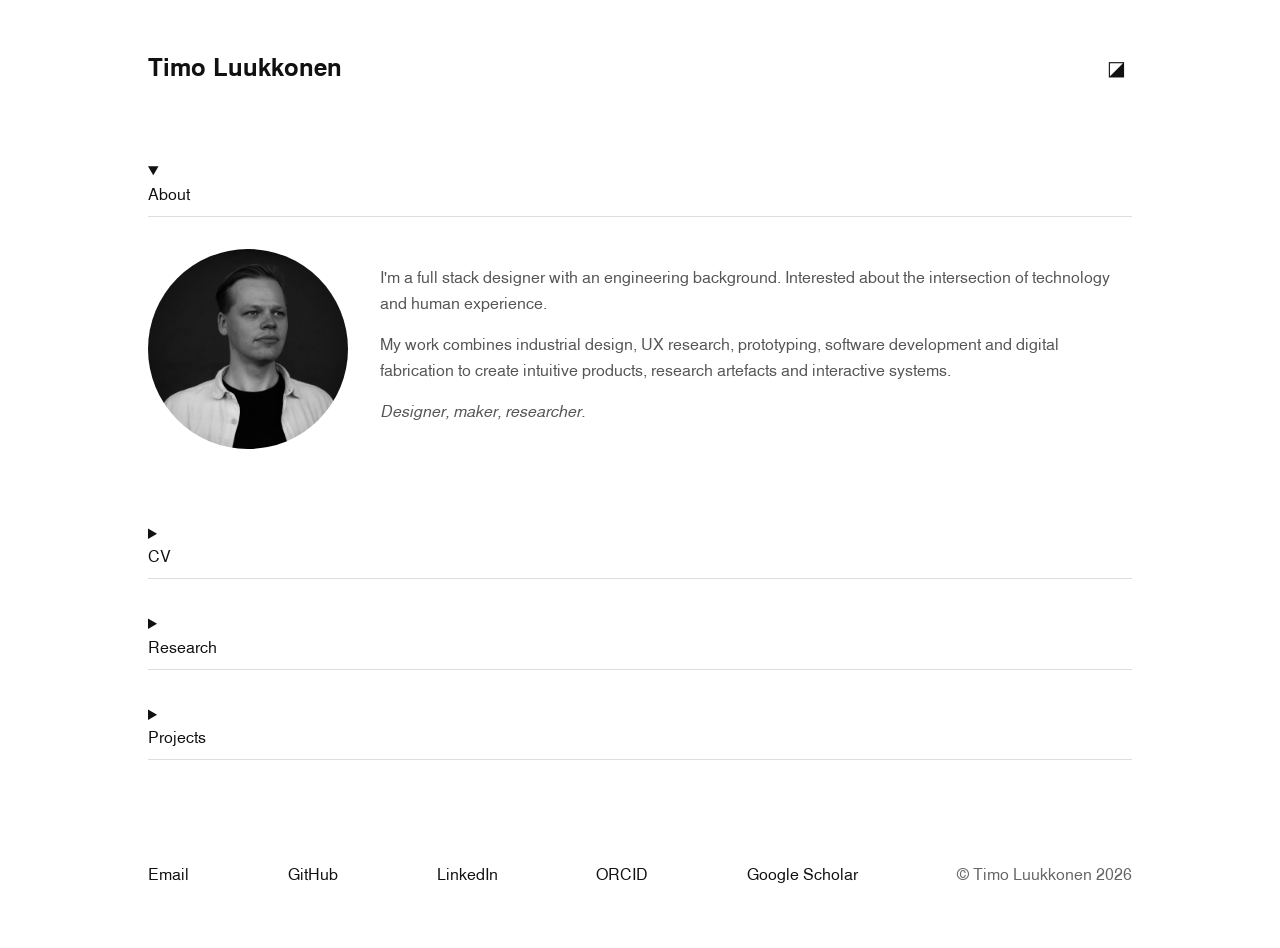
<file: index.html>
<!DOCTYPE html>
<html lang="en">

<head>

    <meta charset="utf-8">
    <meta name="viewport" content="width=device-width, initial-scale=1">

    <title>Timo Luukkonen</title>

    <link rel="stylesheet" href="style.css">

</head>

<body>

    <header>

        <h1>Timo Luukkonen</h1>

        <label class="theme-switch">
            <input type="checkbox" id="theme-toggle" aria-label="Dark mode">
        </label>

    </header>

    <main>

        <details open>

            <summary><h2>About</h2></summary>

            <div class="about-content" id="about">

                <figure>

                    <img
                        src="assets/images/luukkonen_timo.png"
                        alt="Portrait of Timo Luukkonen">

                </figure>

                <article>

                    <p>
                        I'm a full stack designer with an engineering background. Interested about the intersection of technology and human experience.
                    </p>

                    <p>
                        My work combines industrial design, UX research, prototyping, software development and digital fabrication to create intuitive products, research artefacts and interactive systems.
                    </p>

                    <p>
                        <i>Designer, maker, researcher.</i>
                    </p>

                </article>

            </div>

        </details>

        <details>

            <summary><h2>CV</h2></summary>

            <h3 id="cv">Experience</h3>

            <article>

                <p class="meta">
                    2025–
                </p>

                <h3>
                    Project Manager - University of Lapland
                </h3>

                <p>
                    Managing research infrastructure projects and developing research platforms for wearable technology, robotics and AI within the MAGICS, AWE and AI.R projects.
                </p>

            </article>

            <article>

                <p class="meta">
                    2023–2025
                </p>

                <h3>
                    Project Planner - University of Lapland
                </h3>

                <p>
                    Worked in the Lapland User Experience Design Research Group (LUX) on the PlastLIFE and ProtoXR projects, focusing on design-intensive prototyping, XR technologies and circular economy.
                </p>

            </article>

            <article>

                <p class="meta">
                    2021–2023
                </p>

                <h3>
                    Project Manager - University of Lapland
                </h3>

                <p>
                    Managed the ILO Infrastructure Project, delivering over one million euros of laboratory investments, including new XR and FabLab facilities and upgrades to existing research infrastructure.
                </p>

            </article>

            <article>

                <p class="meta">
                    2020–2021
                </p>

                <h3>
                    Research Assistant - University of Lapland
                </h3>

                <p>
                    Designed and built research prototypes for the Decochrome and Smart Social Distancing projects.
                </p>

            </article>

            <article>

                <p class="meta">
                    2019–
                </p>

                <h3>
                    Entrepreneur - Samaani Oy
                </h3>

                <p>
                    IT consulting, web development and occasional mountainbiking related jobs.  
                </p>

            </article>

            <article>

                <p class="meta">
                    2016–2019
                </p>

                <h3>
                    IT Coordinator - Visit Levi
                </h3>

                <p>
                    Responsible for IT infrastructure, user support and modernization of business systems.
                </p>

            </article>

            <article>

                <p class="meta">
                    2015–2016
                </p>

                <h3>
                    IT Specialist - Fujitsu Finland
                </h3>

                <p>
                    IT support and technical services for customers in banking, insurance and research sectors.
                </p>

            </article>

            <article>

                <p class="meta">
                    2009–2014
                </p>

                <h3>
                    IT Specialist - Lemminkäinen Oyj
                </h3>

                <p>
                    IT support for an international infrastructure and construction company.
                </p>

            </article>

            <h3>Skills</h3>

            <article>

                <p>
                    UX/UI Research<br>
                    Industrial Design<br>
                    Prototyping<br>
                    Python<br>
                    HTML / CSS<br>
                    Electronics<br>
                    Fabrication
                </p>

            </article>

        </details>

        <details>

            <summary><h2>Research</h2></summary>

            <p id="research">
                Selected research articles. More can be found from <a href="https://scholar.google.com/citations?user=yi7P74kAAAAJ" target="_blank">Google Scholar</a>
            </p>

            <article>

                <p class="meta">
                    2026 / Book Chapter
                </p>

                <h3>
                    Usability in Sustainable Systems: A Service Design Perspective
                </h3>

                <p>
                    Kuisma Hurtig, Timo Luukkonen, Kati Pitkänen, Ashley Colley
                </p>

                <footer>

                    <a href="https://doi.org/10.4324/9781003667872-12">
                        Publication
                    </a>

                </footer>

            </article>

            <article>

                <p class="meta">
                    2025 / MUM '25 / Conference Paper
                </p>

                <h3>
                    Evaluating Thermal Color Palettes for Manual Human Detection in Aerial Search and Rescue Imagery
                </h3>

                <p>
                    Ashley Colley, Timo Luukkonen, Jonna Häkkilä
                </p>

                <footer>

                    <a href="https://doi.org/10.1145/3771882.3771886">
                        Publication
                    </a>

                </footer>

            </article>

            <article>

                <p class="meta">
                    2024 / MUM '24 / Conference Paper Demo
                </p>

                <h3>
                    Emoji Keyboard as a Feedback Collection Tool
                </h3>

                <p>
                    Timo Luukkonen, Joel Koutonen, Petra Nurmela, Ashley Colley
                </p>

                <footer>

                    <a href="https://doi.org/10.1145/3701571.3703372">
                        Publication
                    </a>

                     <a href="https://github.com/LUX-Lapland-User-Experience/EmojiBoard">
                        GitHub
                    </a>
                    
                    <a href="https://timoluukkonen.fi/projects/emojiboard.html">
                        Project page
                    </a>

                </footer>

            </article>

            <article>

                <p class="meta">
                    2021 / AHs '21 / Conference Paper Demo
                </p>

                <h3>
                    Cough Activated Dynamic Face Visor
                </h3>

                <p>
                    Timo Luukkonen, Ashley Colley, Tapio Seppänen, Jonna Häkkilä
                </p>

                <footer>

                    <a href="https://doi.org/10.1145/3458709.3459000">
                        Publication
                    </a>

                    <a href="https://github.com/LUX-Lapland-User-Experience/aivisor">
                        GitHub
                    </a>

                    <a href="https://timoluukkonen.fi/projects/aivisor.html">
                        Project page
                    </a>

                </footer>

            </article>

        </details>

        <details>

            <summary><h2>Projects</h2></summary>

            <div class="projects-content" id="projects">

                <div class="projects-nav">

                    <nav>
                        <h3 class="meta">HCI</h3>
                        <ul>

                            <li>
                                <a href="projects/ledjacket.html" target="project">
                                    Smart LED Jacket
                                </a>
                            </li>

                            <li>
                                <a href="projects/headband.html" target="project">
                                    Haptic Headband
                                </a>
                            </li>

                            <li>
                                <a href="projects/technomachine.html" target="project">
                                    Transhumanistic Technomachine!
                                </a>
                            </li>

                            <li>
                                <a href="projects/emojiboard.html" target="project">
                                    EmojiBoard
                                </a>
                            </li>

                            <li>
                                <a href="projects/haptistep.html" target="project">
                                    Haptistep
                                </a>
                            </li>

                            <li>
                                <a href="projects/aivisor.html" target="project">
                                    AI Visor
                                </a>
                            </li>

                        </ul>
                    </nav>

                    <nav>
                        <h3 class="meta">Product Design</h3>
                        <ul>

                            <li>
                                <a href="projects/yykea.html" target="project">
                                    Yykeä Splitboard
                                </a>
                            </li>

                            <li>
                                <a href="projects/ounasvaara.html" target="project">
                                    Ounasvaara Pendant Lamp
                                </a>
                            </li>

                            <li>
                                <a href="projects/renthal.html" target="project">
                                    "Renthal" Seat Clamp
                                </a>
                            </li>

                            <li>
                                <a href="projects/ounasvaara.html" target="project">
                                    Ounasvaara Pendant Lamp
                                </a>
                            </li>

                        </ul>
                    </nav>

                    <nav>
                        <h3 class="meta">Other</h3>
                        <ul>

                            <li>
                                <a href="projects/legochair.html" target="project">
                                    Lego Lounge Chair
                                </a>
                            </li>

                            <li>
                                <a href="projects/geargrindr.html" target="project">
                                    GearGrindr
                                </a>
                            </li>

                        </ul>
                    </nav>

                </div>

                <iframe
                    name="project"
                    src="projects/emojiboard.html"
                    title="Project">

                </iframe>

            </div>

        </details>

    </main>

    <footer>

        <a href="mailto:timo@samaani.info">Email</a>
        <a href="https://github.com/tiluukko" target="_blank">GitHub</a>
        <a href="https://www.linkedin.com/in/timo-luukkonen/" target="_blank">LinkedIn</a>
        <a href="https://orcid.org/0009-0008-5967-2828" target="_blank">ORCID</a>
        <a href="https://scholar.google.com/citations?user=yi7P74kAAAAJ" target="_blank">Google Scholar</a>

        <p class="meta">
            © Timo Luukkonen 2026
        </p>

    </footer>

    <script>

        var projectFrame = document.querySelector('iframe[name="project"]');
        var projectFrameObserver = null;

        function watchProjectFrame() {
            if (projectFrameObserver) {
                projectFrameObserver.disconnect();
            }

            var frameDoc = projectFrame.contentWindow.document;
            var frameRoot = frameDoc.documentElement;

            var override = frameDoc.createElement('style');
            override.textContent = 'body { min-height: 0 !important; }';
            frameDoc.head.appendChild(override);

            function resizeProjectFrame() {
                var newHeight = frameRoot.scrollHeight;
                var currentHeight = parseInt(projectFrame.style.height, 10) || 0;

                if (Math.abs(newHeight - currentHeight) > 1) {
                    projectFrame.style.height = newHeight + 'px';
                }
            }

            resizeProjectFrame();

            projectFrameObserver = new ResizeObserver(resizeProjectFrame);
            projectFrameObserver.observe(frameRoot);
        }

        projectFrame.addEventListener('load', watchProjectFrame);

        if (projectFrame.contentDocument && projectFrame.contentDocument.readyState === 'complete') {
            watchProjectFrame();
        }

    </script>

</body>

</html>
</file>
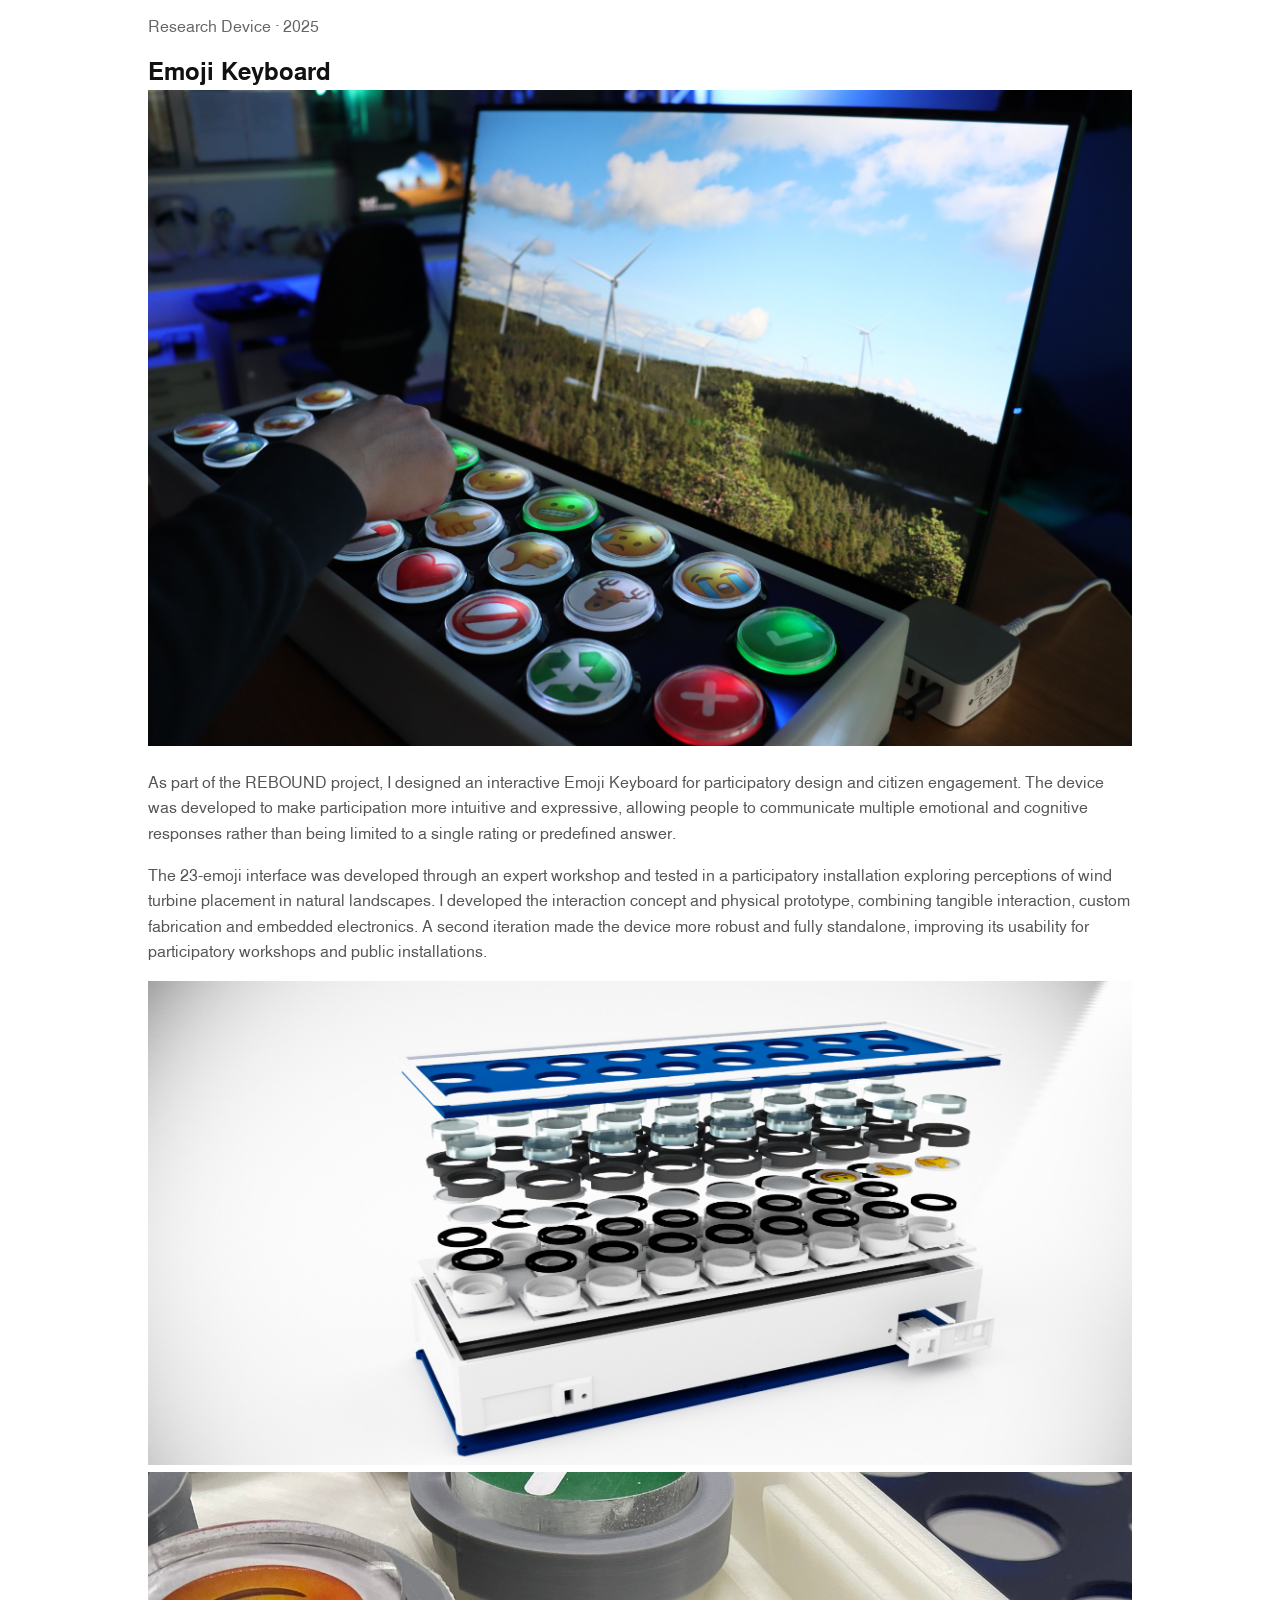
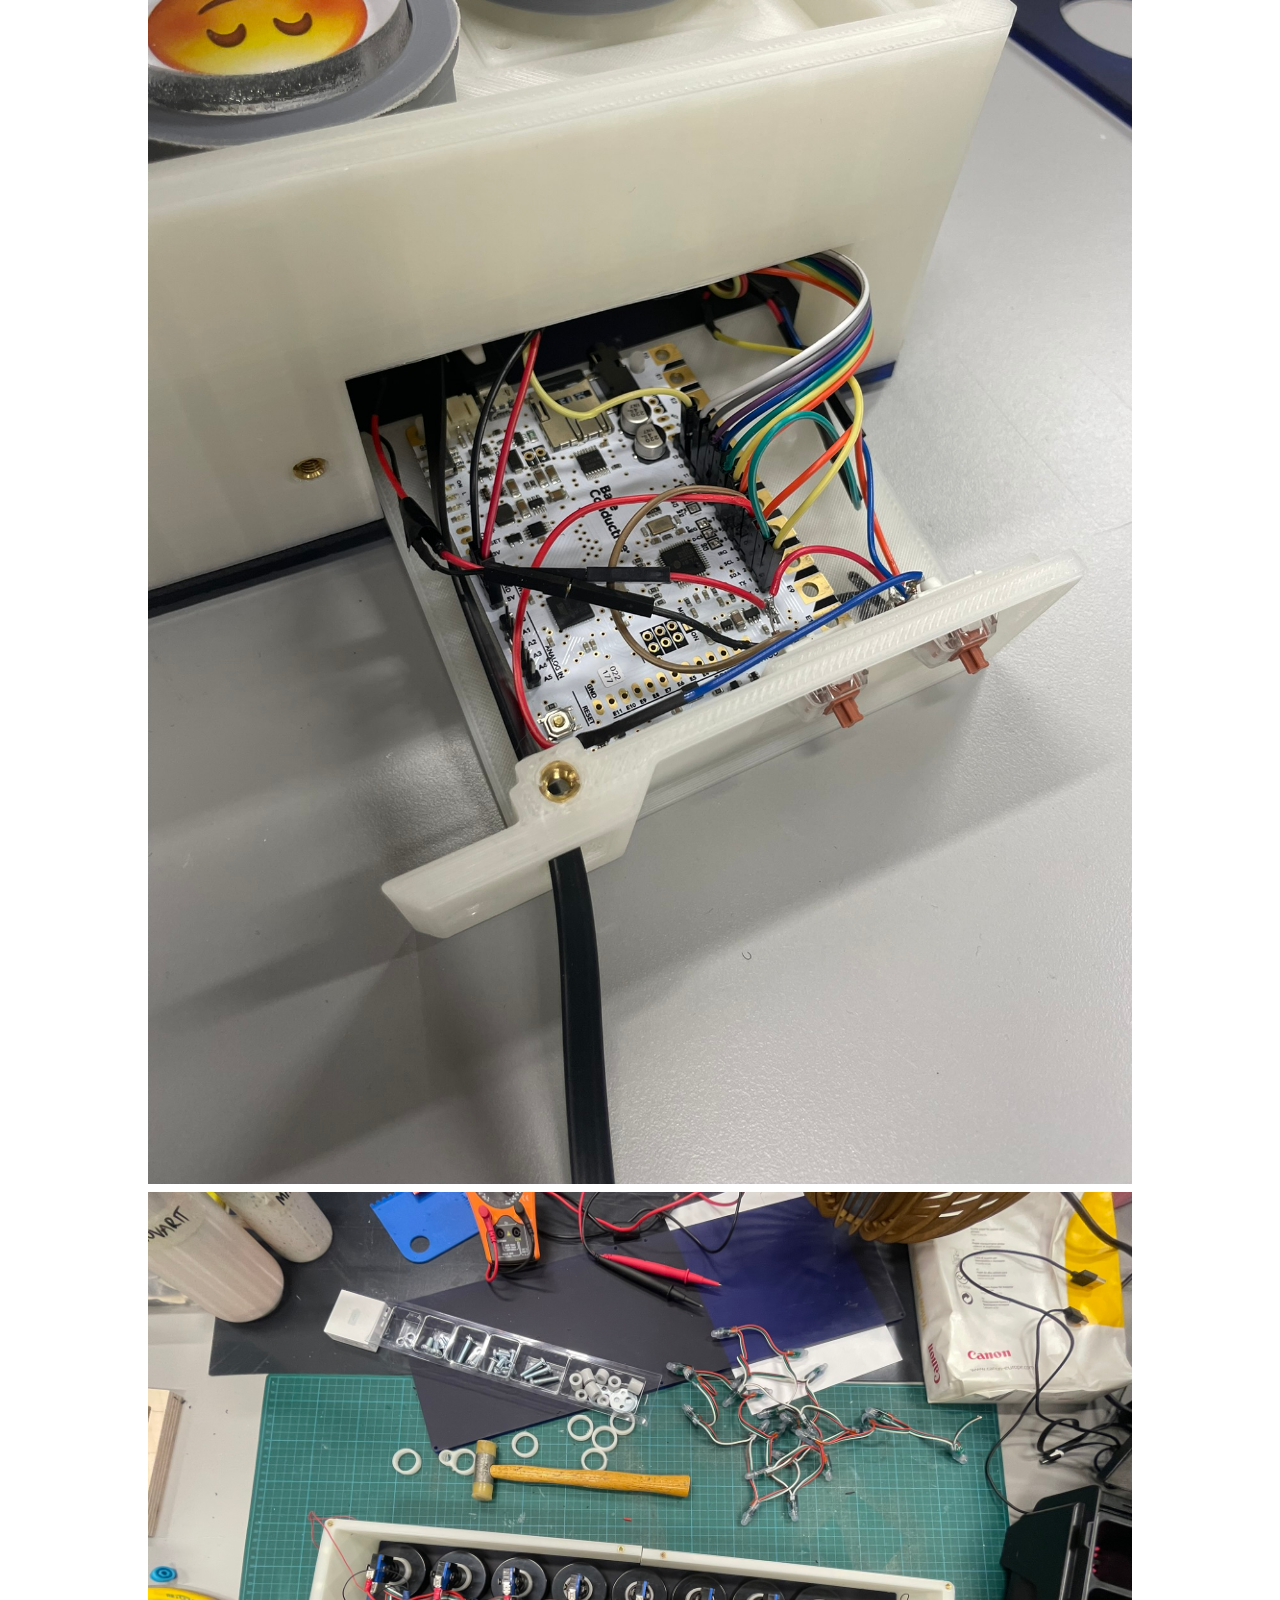
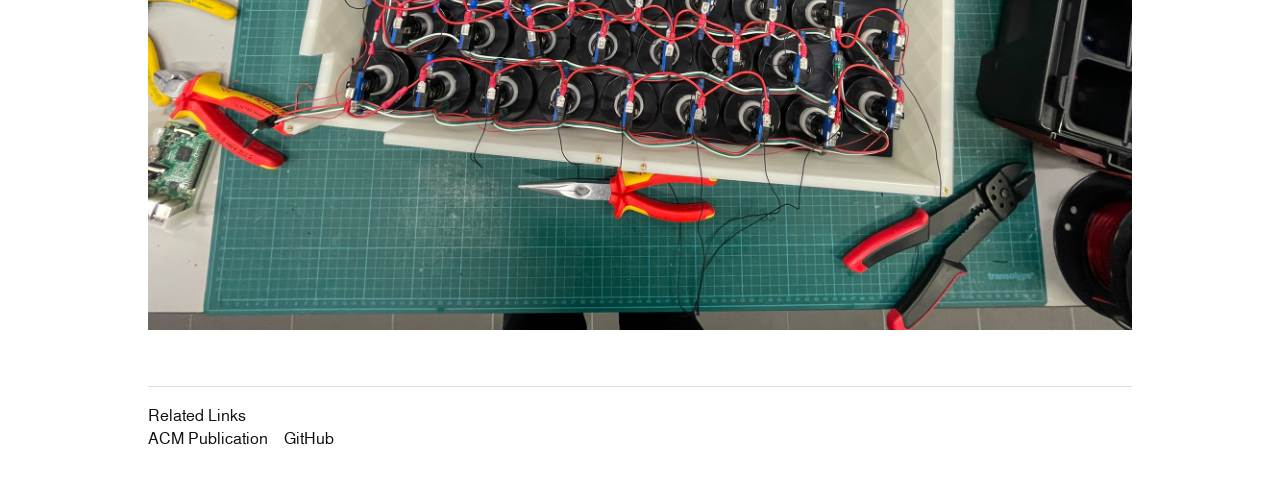
<file: projects/emojiboard.html>
<!DOCTYPE html>
<html lang="en">

<head>

    <meta charset="utf-8">
    <meta name="viewport" content="width=device-width, initial-scale=1">

    <title>EmojiBoard</title>

    <link rel="stylesheet" href="../style.css">

</head>

<body>

<main>

    <header>

        <p class="meta">
            Research Device · 2025
        </p>

        <h1>Emoji Keyboard</h1>

        <img src="../assets/images/emojiboard/emojiboard-hero.jpg" alt="User testing 2">

    </header>

    <article>

        <p>
            As part of the REBOUND project, I designed an interactive Emoji Keyboard for participatory design and citizen engagement.
            The device was developed to make participation more intuitive and expressive, allowing people to communicate multiple emotional and cognitive responses rather than being limited to a single rating or predefined answer.
        </p>

        <p>
            The 23-emoji interface was developed through an expert workshop and tested in a participatory installation exploring perceptions of wind turbine placement in natural landscapes.
            I developed the interaction concept and physical prototype, combining tangible interaction, custom fabrication and embedded electronics.
            A second iteration made the device more robust and fully standalone, improving its usability for participatory workshops and public installations.
        </p>

        <img src="../assets/images/emojiboard/emojiboard-cad.jpg" alt="User cad">
        <img src="../assets/images/emojiboard/emojiboard-electronics.jpg" alt="inside the board v1">
        <img src="../assets/images/emojiboard/emojiboard-build.jpg" alt="building">

        <h3 class="related-links">Related Links</h3>

        <footer>

            <a href="https://dl.acm.org/doi/full/10.1145/3701571.3703372">
                ACM Publication
            </a>

            <a href="https://github.com/LUX-Lapland-User-Experience/EmojiBoard">
                GitHub
            </a>

        </footer>

    </article>

</main>

</body>

</html>
</file>
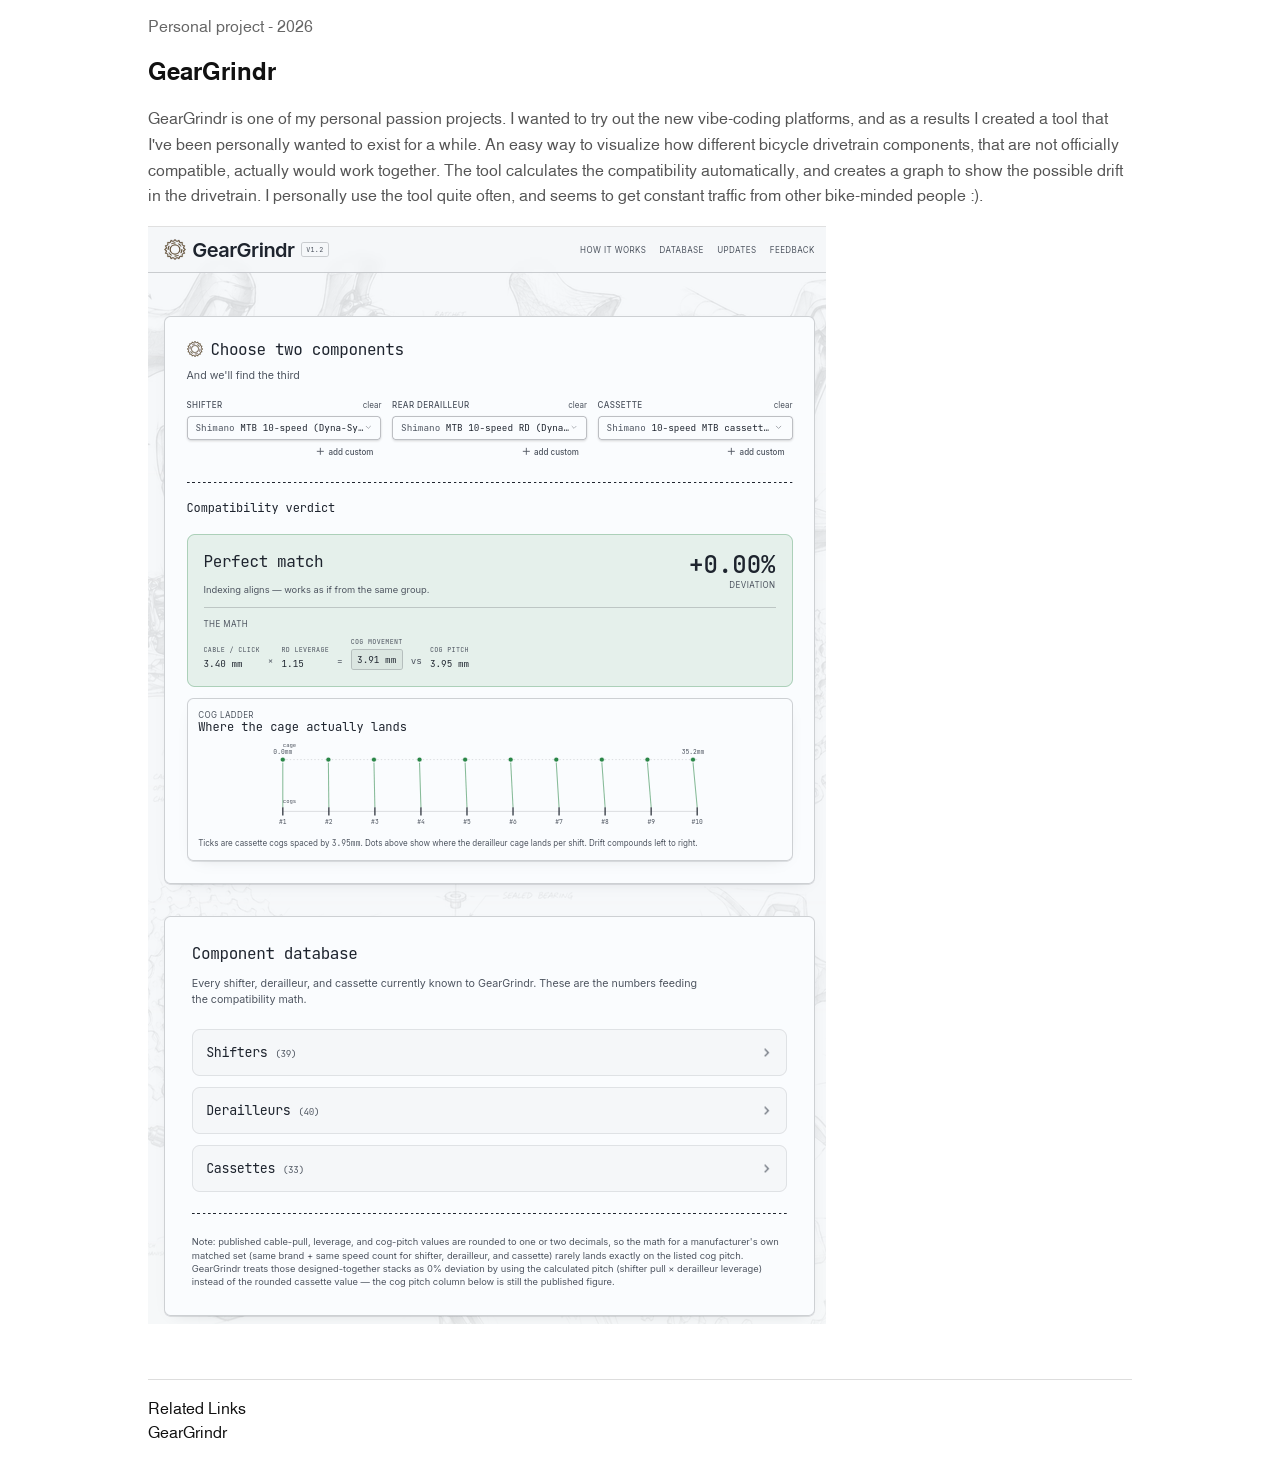
<file: projects/geargrindr.html>
<!DOCTYPE html>
<html lang="en">

<head>

    <meta charset="utf-8">
    <meta name="viewport" content="width=device-width, initial-scale=1">

    <title>Gear Grindr</title>

    <link rel="stylesheet" href="../style.css">

</head>

<body>

<main>

    <header>

        <p class="meta">
            Personal project - 2026
        </p>

        <h1>GearGrindr</h1>

    </header>

    <article>

        <p>
            GearGrindr is one of my personal passion projects. I wanted to try out the new vibe-coding platforms, and as a results I created a tool that I've been personally wanted to exist for a while.
            An easy way to visualize how different bicycle drivetrain components, that are not officially compatible, actually would work together. The tool calculates the compatibility automatically, and creates a graph to show the possible drift in the drivetrain.
            I personally use the tool quite often, and seems to get constant traffic from other bike-minded people :).
        </p>

        <a href="https://geargrindr.lovable.app/">
            <img src="../assets/images/geargrindr/geargrindr.png" alt="Preview link to site">
        </a>

        <h3 class="related-links">Related Links</h3>

        <footer>

            <a href="https://geargrindr.lovable.app/">
                GearGrindr
            </a>

        </footer>

    </article>

</main>

</body>

</html>
</file>
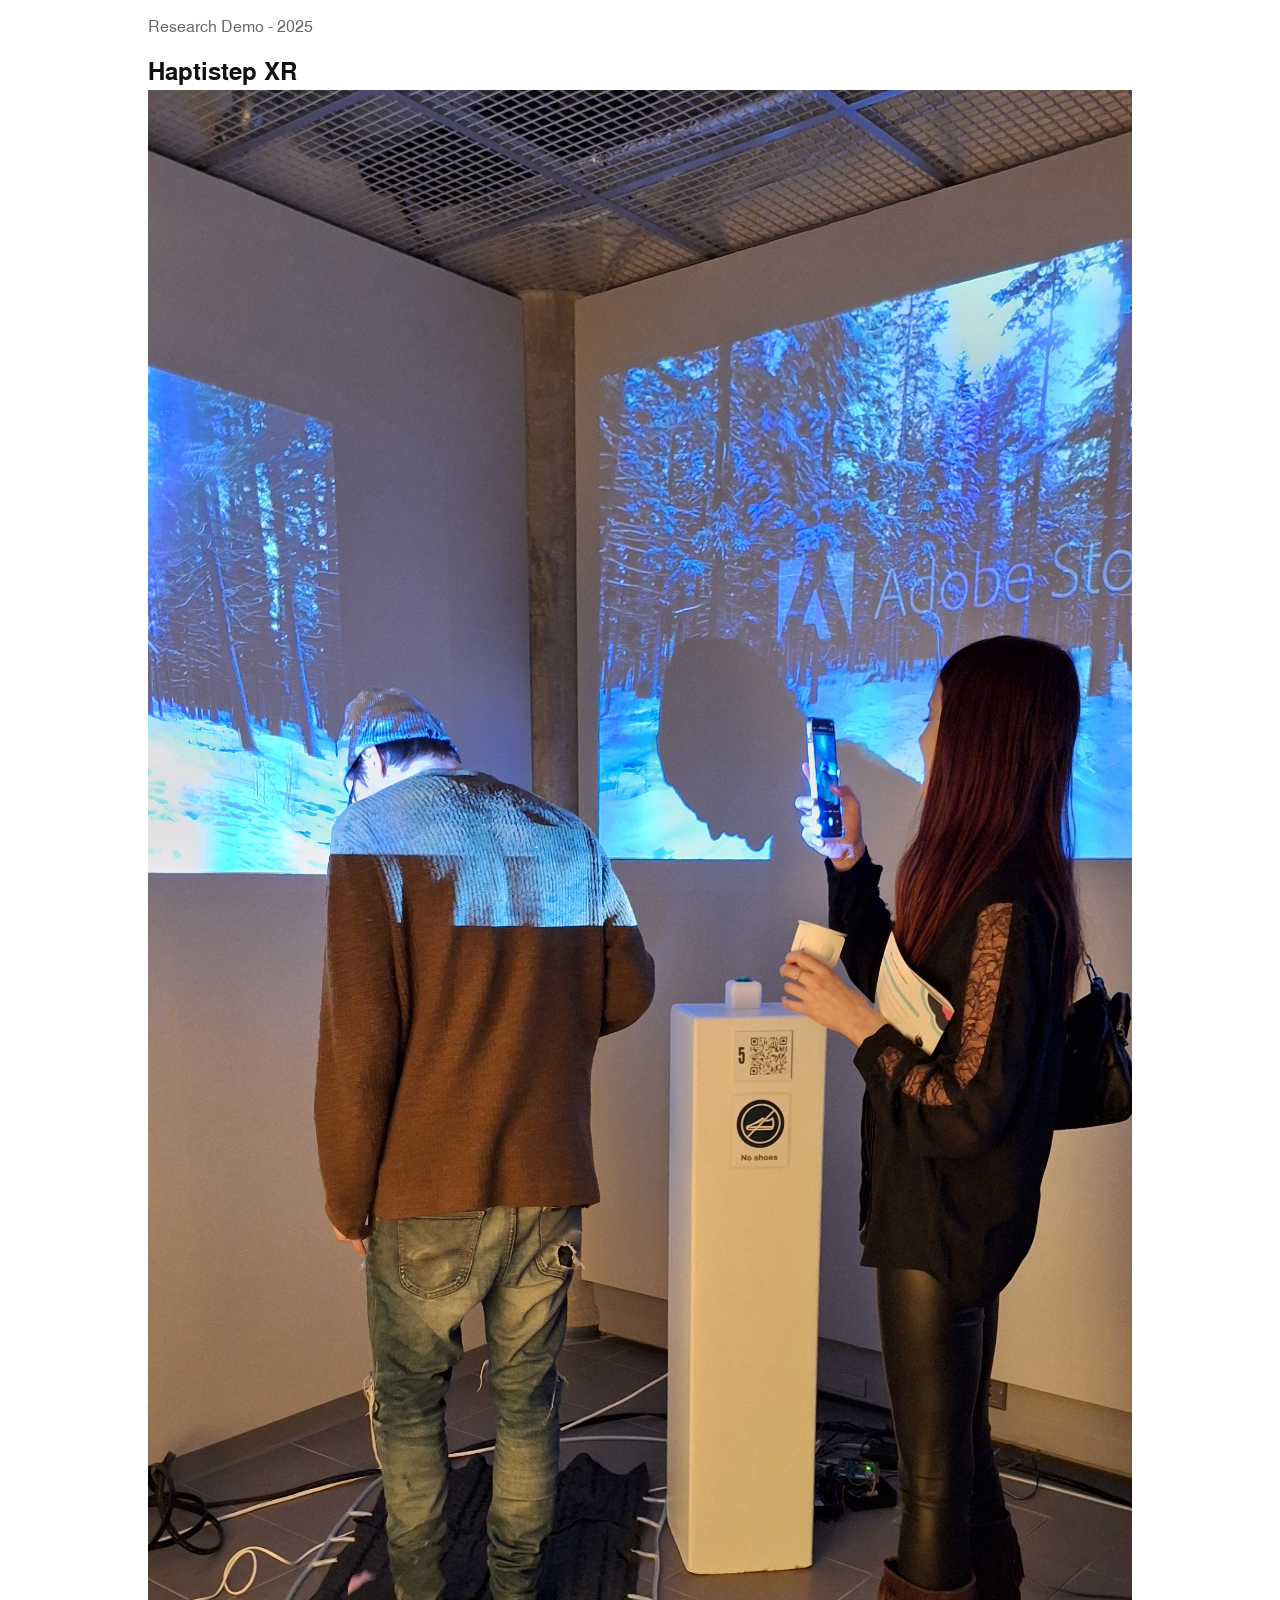
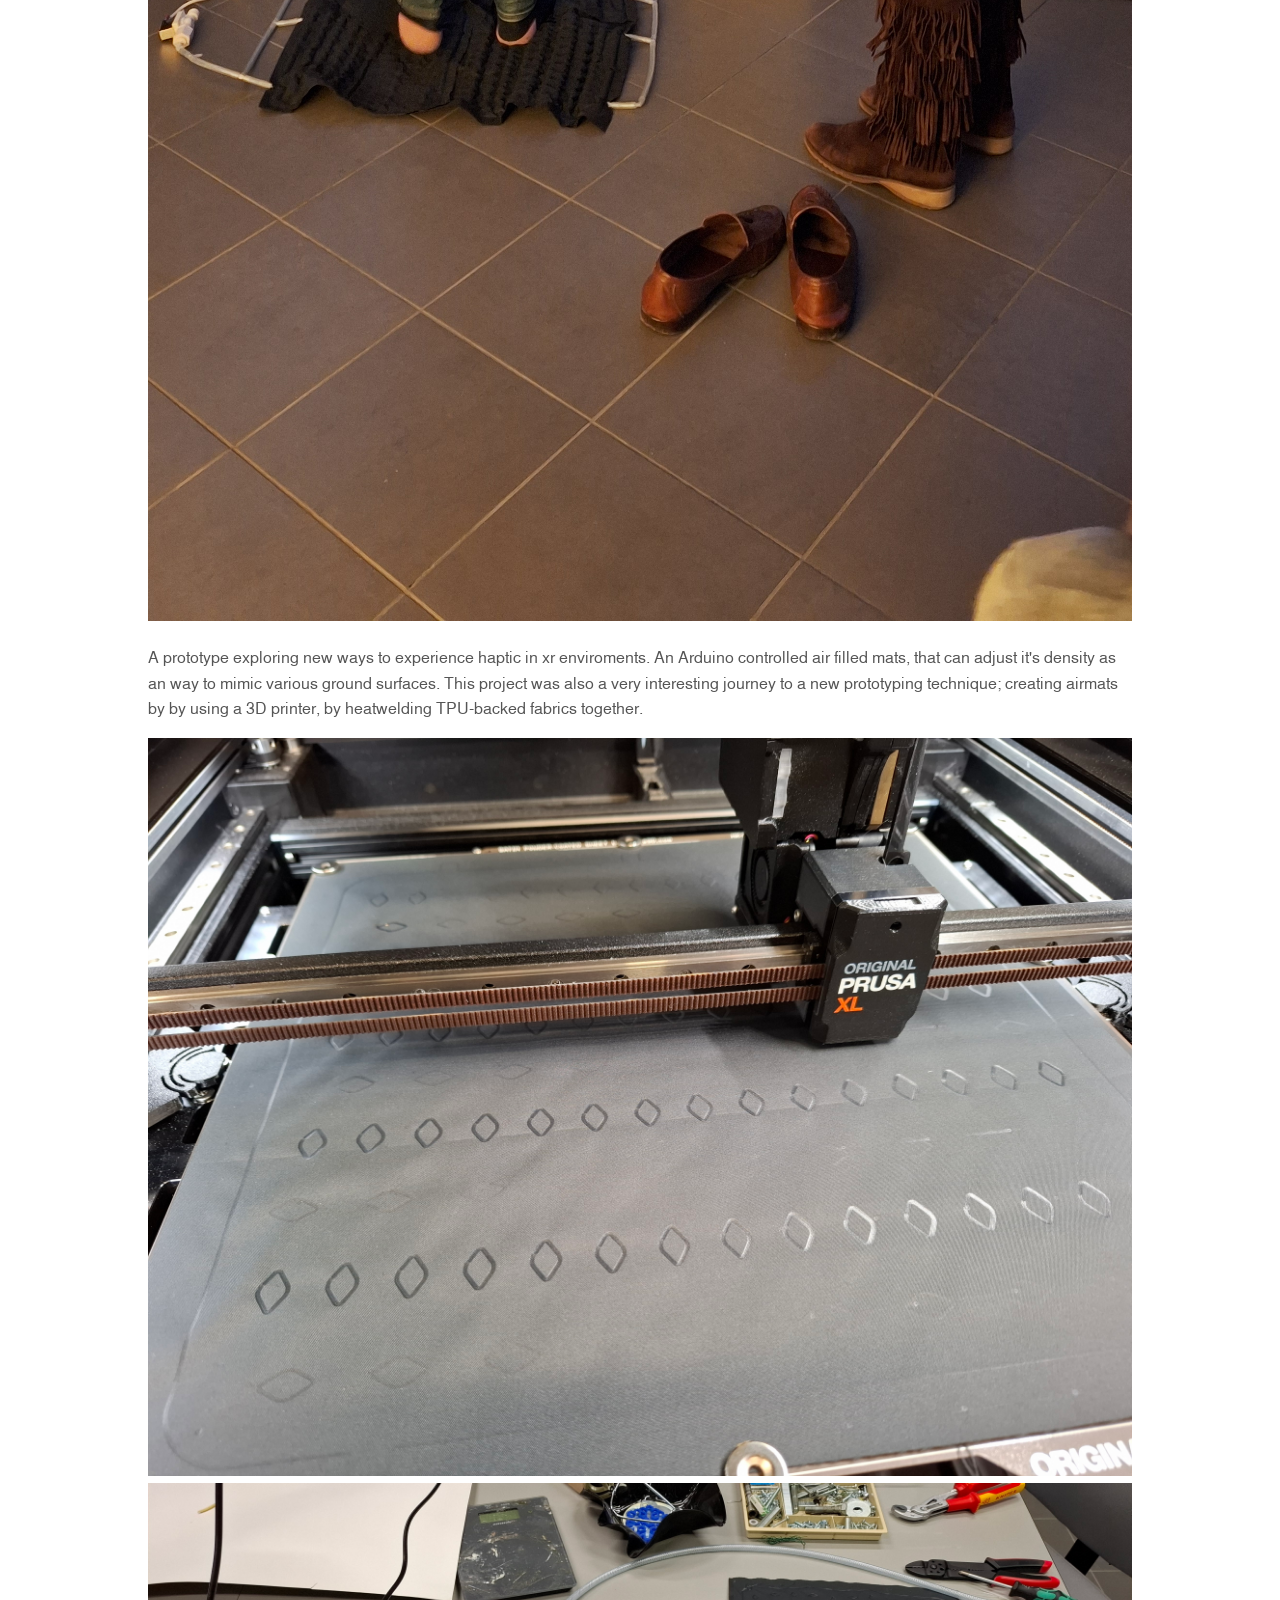
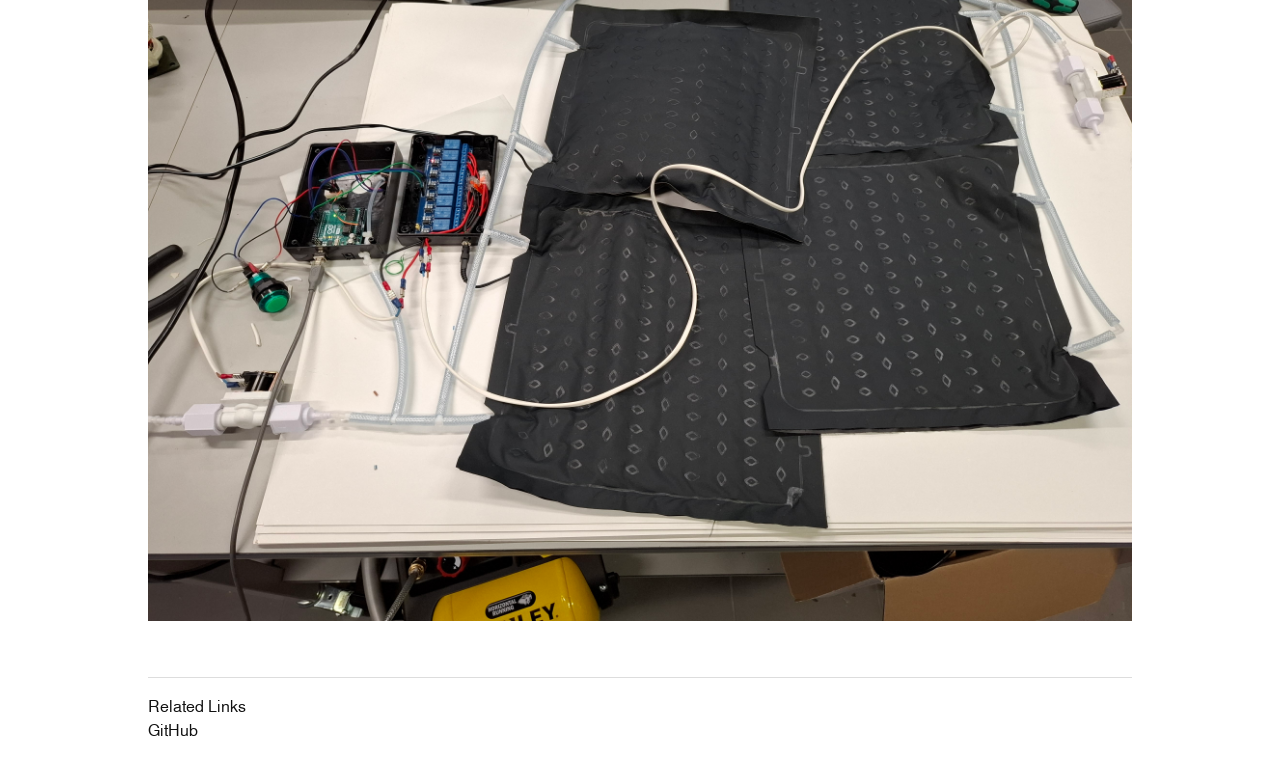
<file: projects/haptistep.html>
<!DOCTYPE html>
<html lang="en">

<head>

    <meta charset="utf-8">
    <meta name="viewport" content="width=device-width, initial-scale=1">

    <title>Haptistep</title>

    <link rel="stylesheet" href="../style.css">

</head>

<body>

<main>

    <header>

        <p class="meta">
            Research Demo - 2025
        </p>

        <h1>Haptistep XR</h1>

        <img src="../assets/images/haptistep/testing.jpg" alt="Illustration">

    </header>

    <article>

        <p>
            A prototype exploring new ways to experience haptic in xr enviroments. An Arduino controlled air filled mats, that can adjust it's density as an way to mimic various ground surfaces.
            This project was also a very interesting journey to a new prototyping technique; creating airmats by by using a 3D printer, by heatwelding TPU-backed fabrics together.
        </p>

        <img src="../assets/images/haptistep/prusa1.jpg" alt="Welding with 3D Printer">
        <img src="../assets/images/haptistep/buildin.jpg" alt="Making">

        <h3 class="related-links">Related Links</h3>

        <footer>

            <a href="https://github.com/LUX-Lapland-User-Experience/HapticHeadband">
                GitHub
            </a>

        </footer>

    </article>

</main>

</body>

</html>
</file>
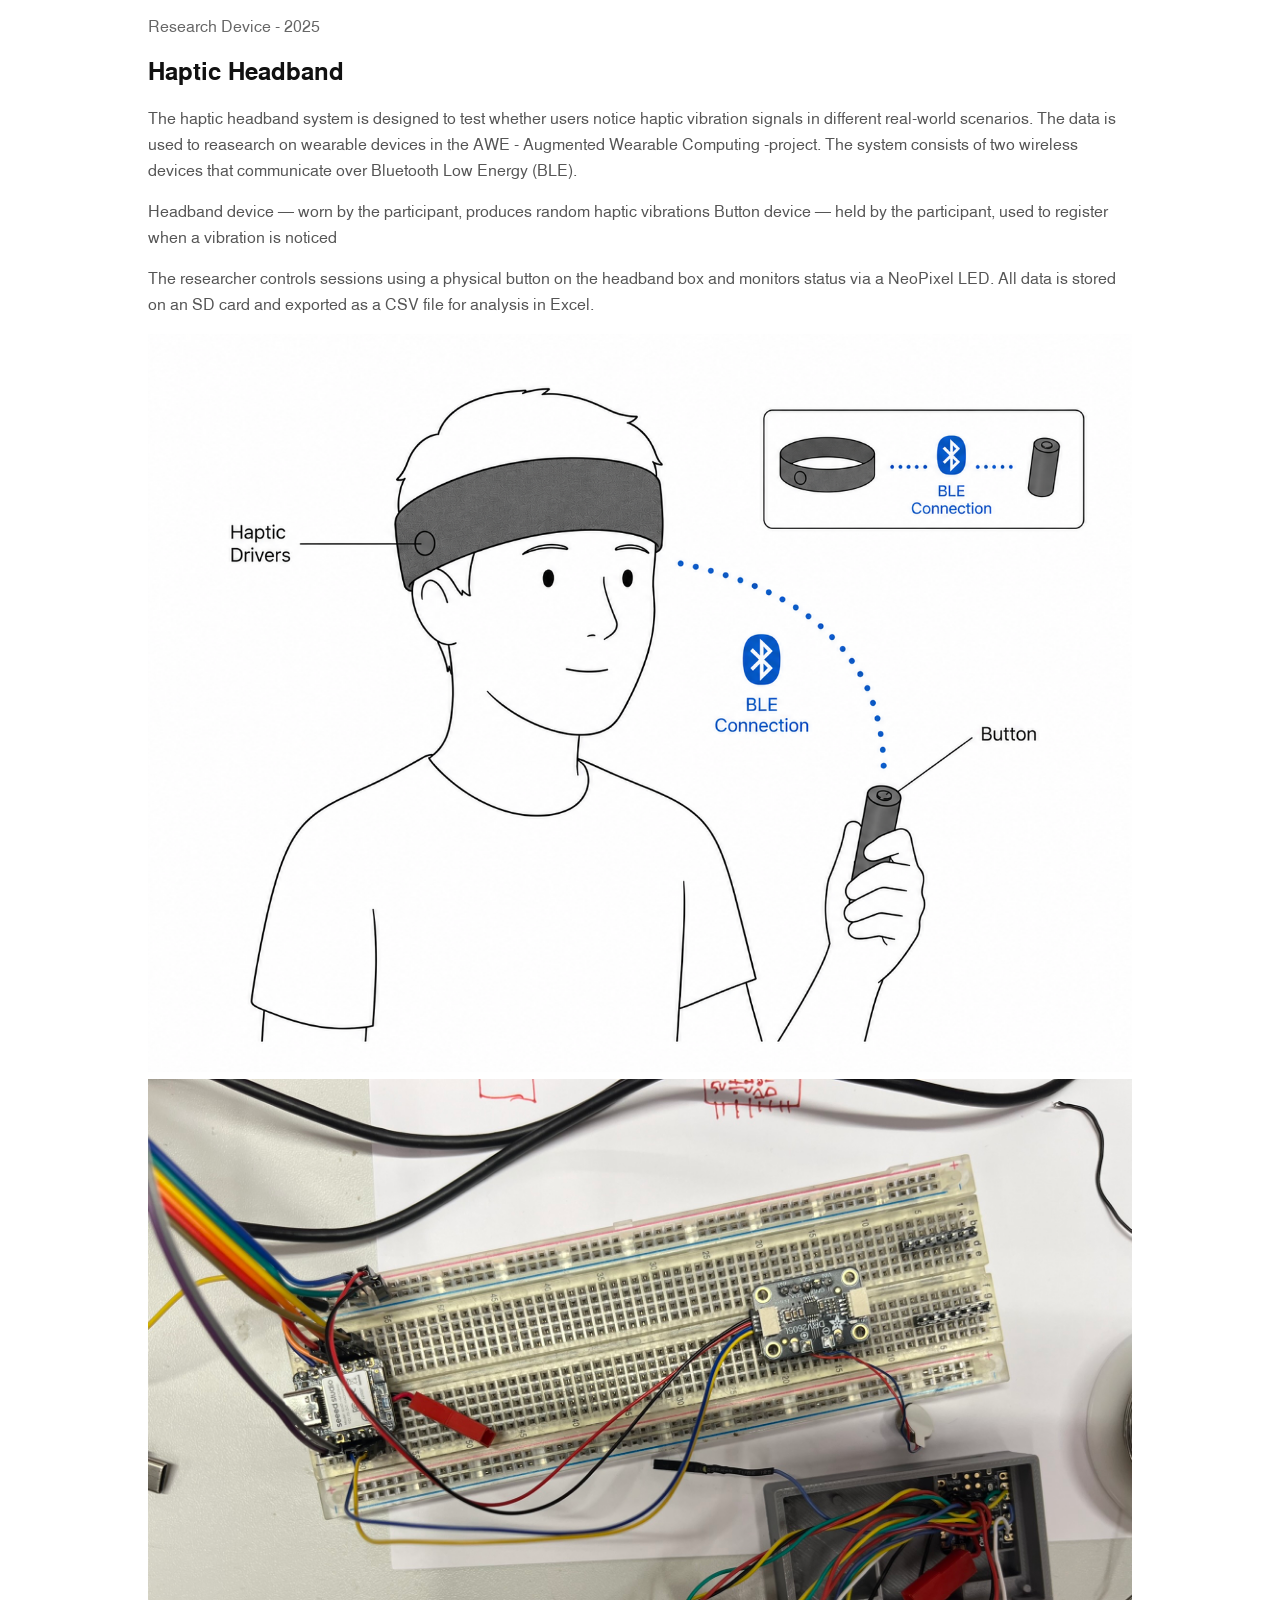
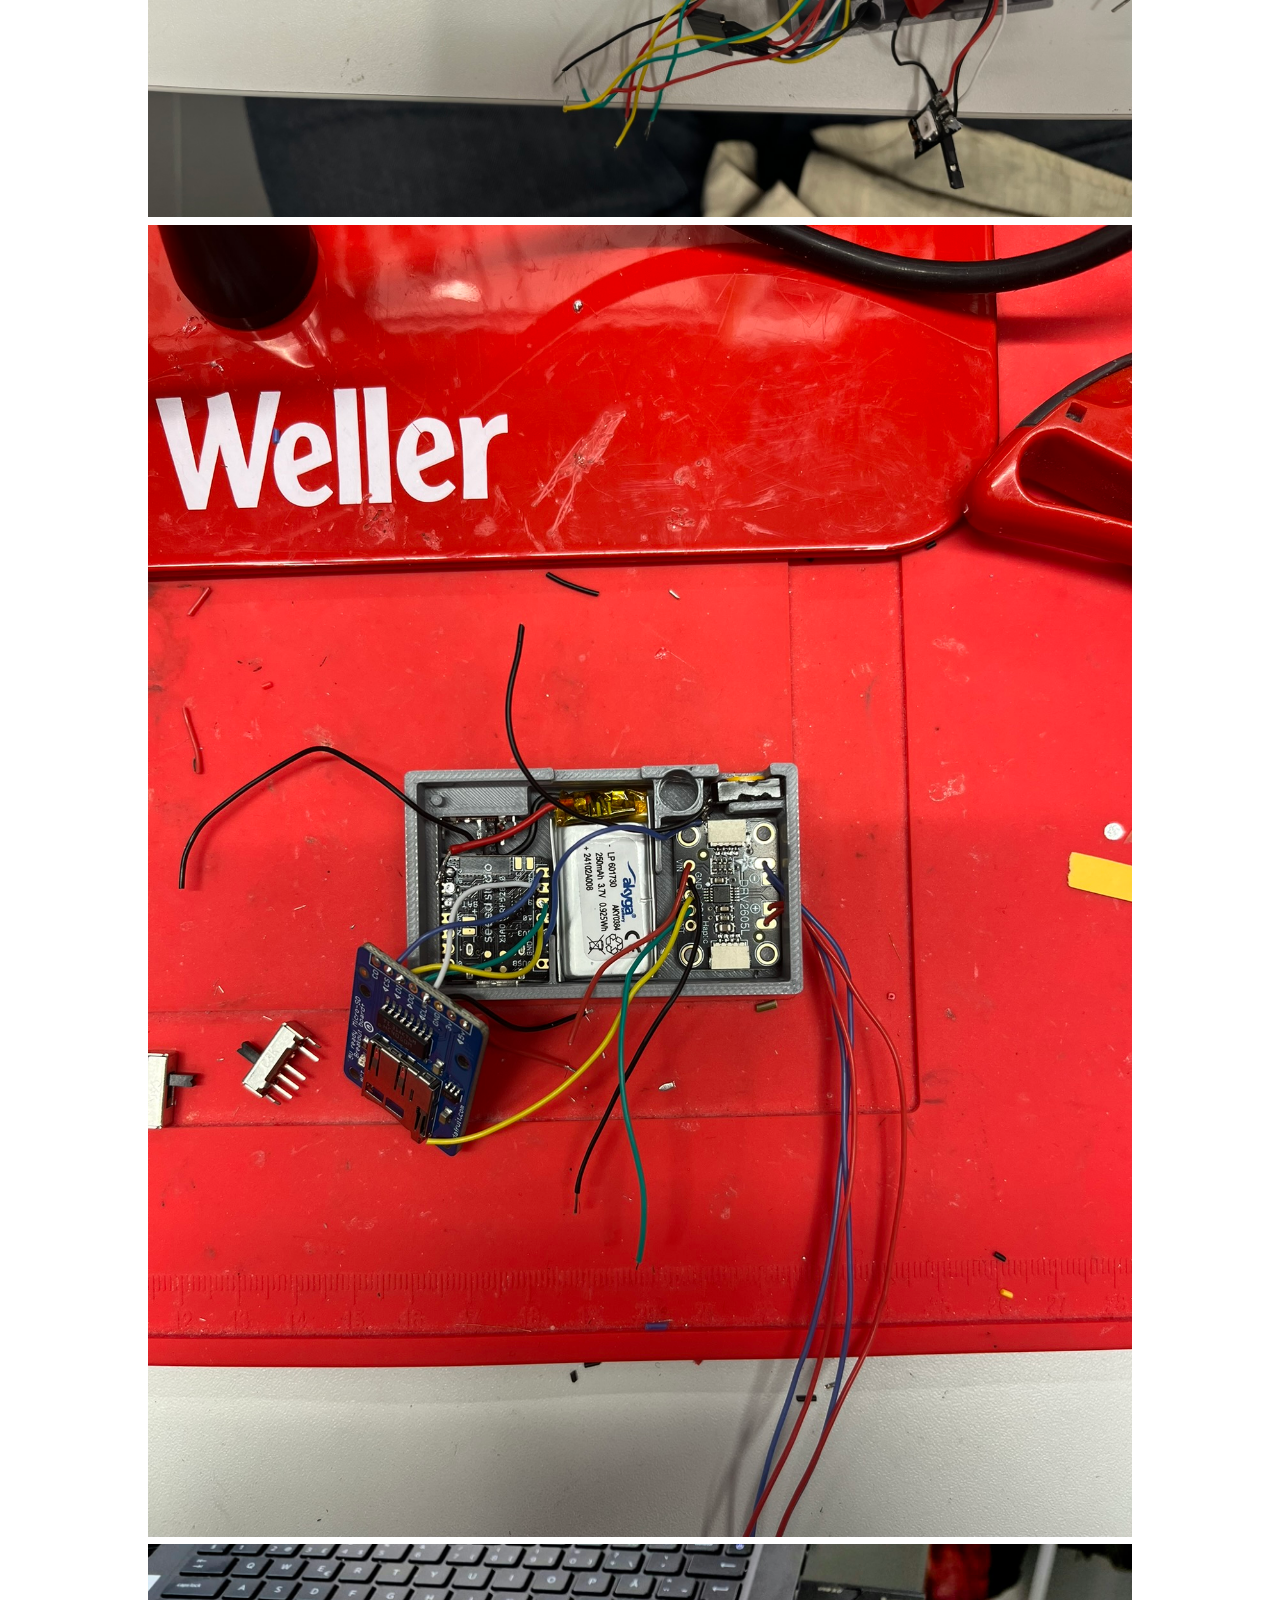
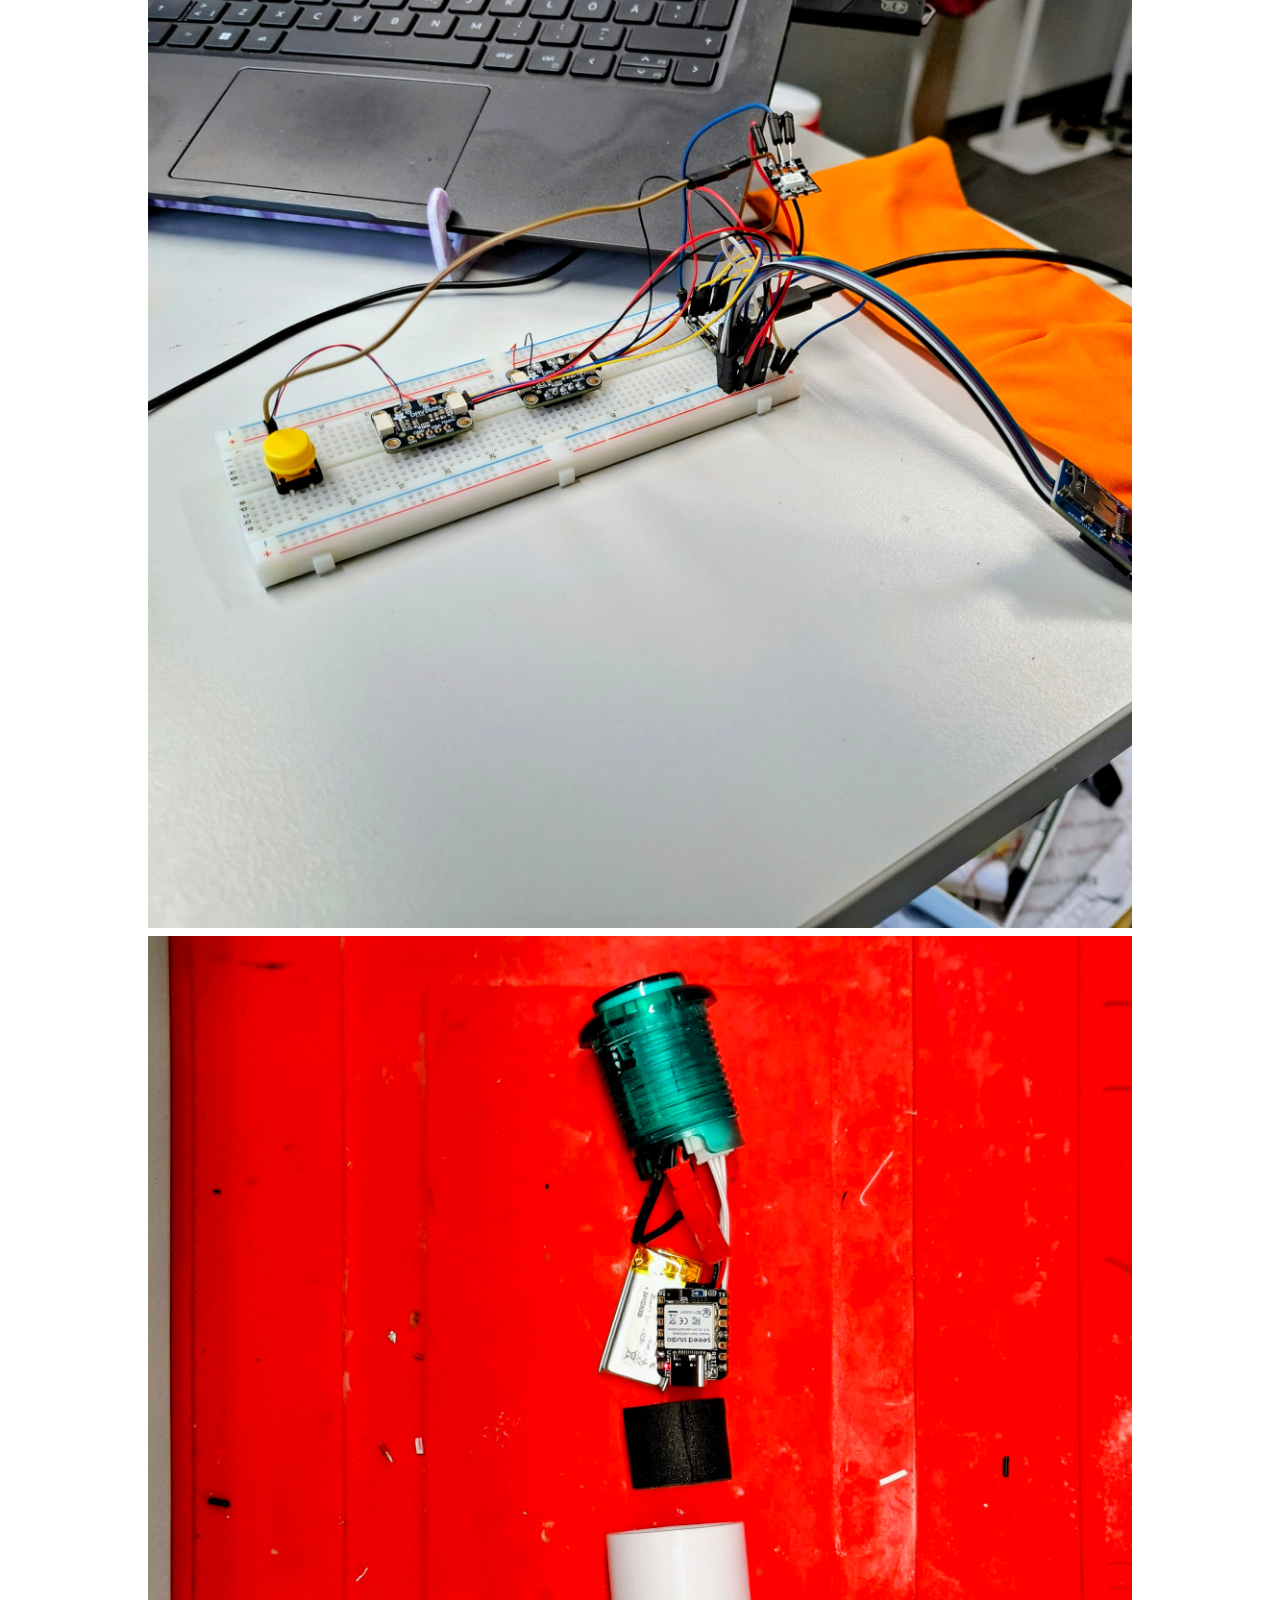
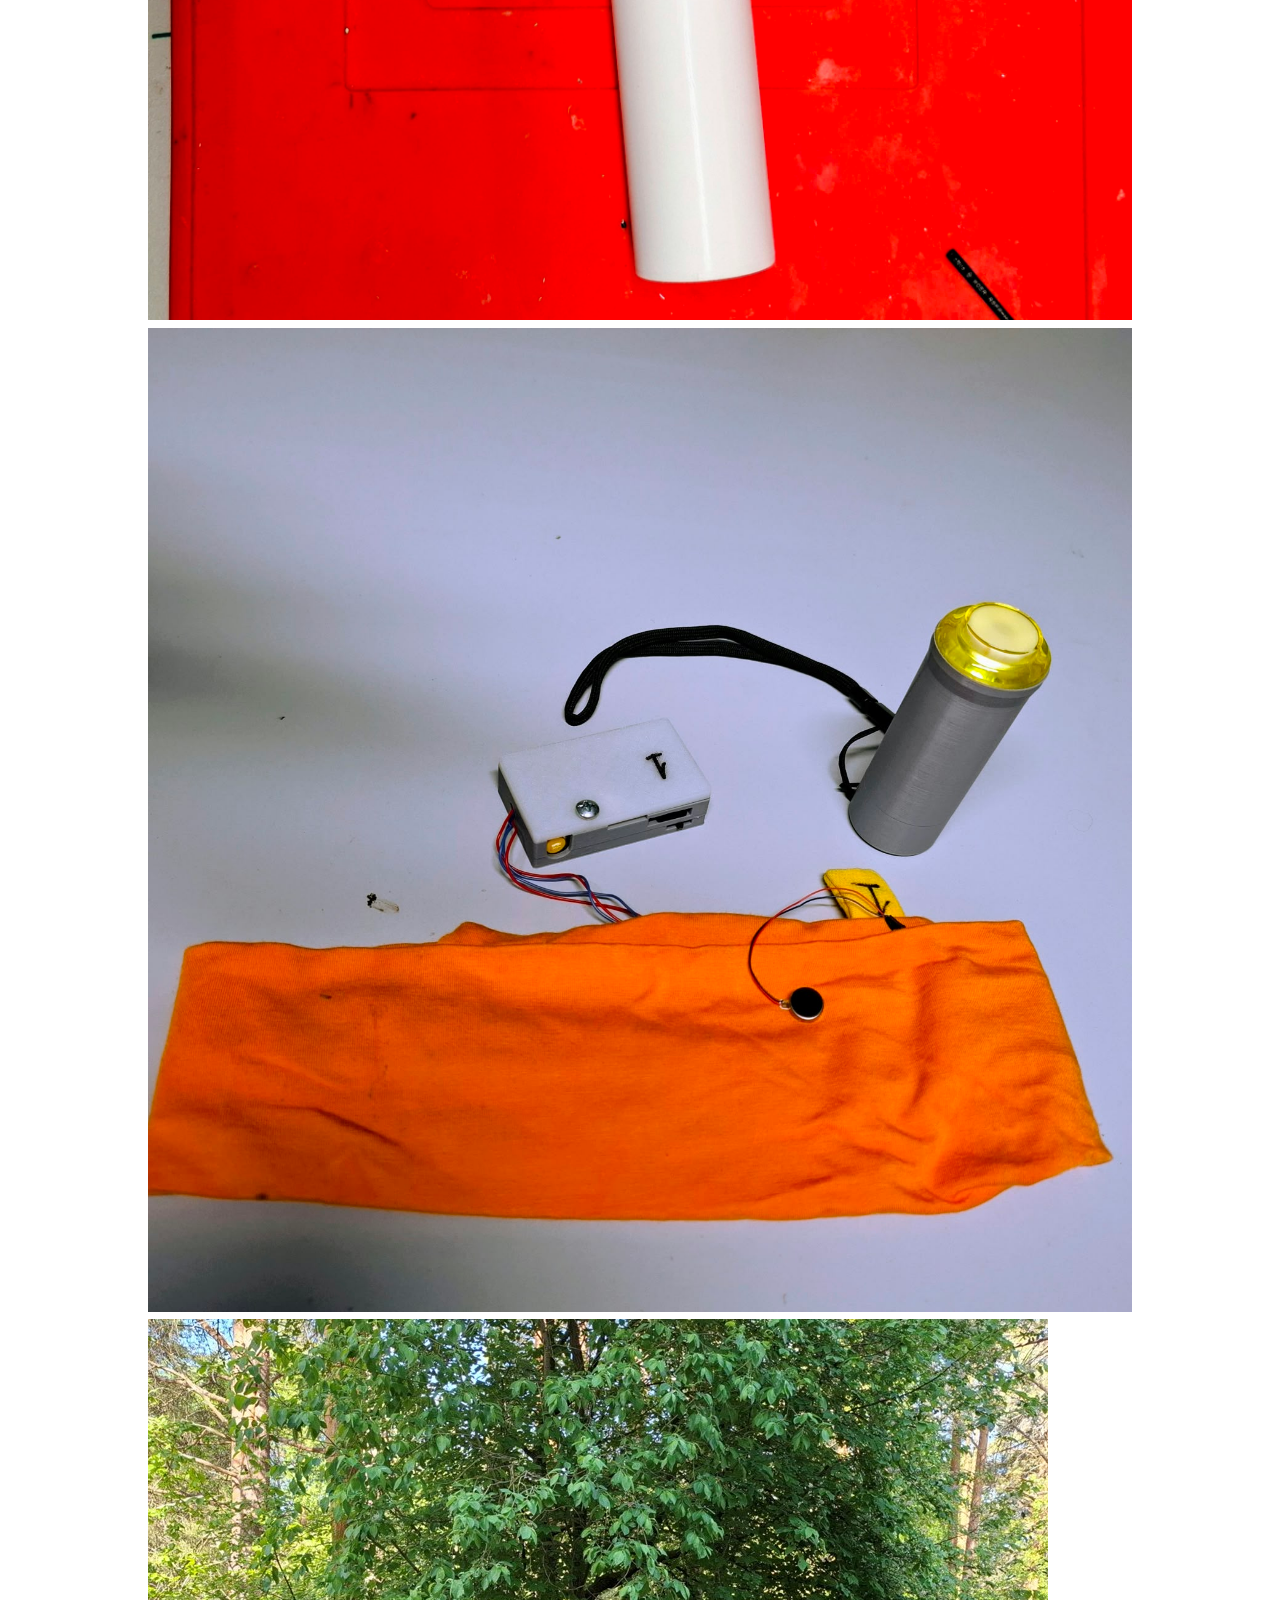
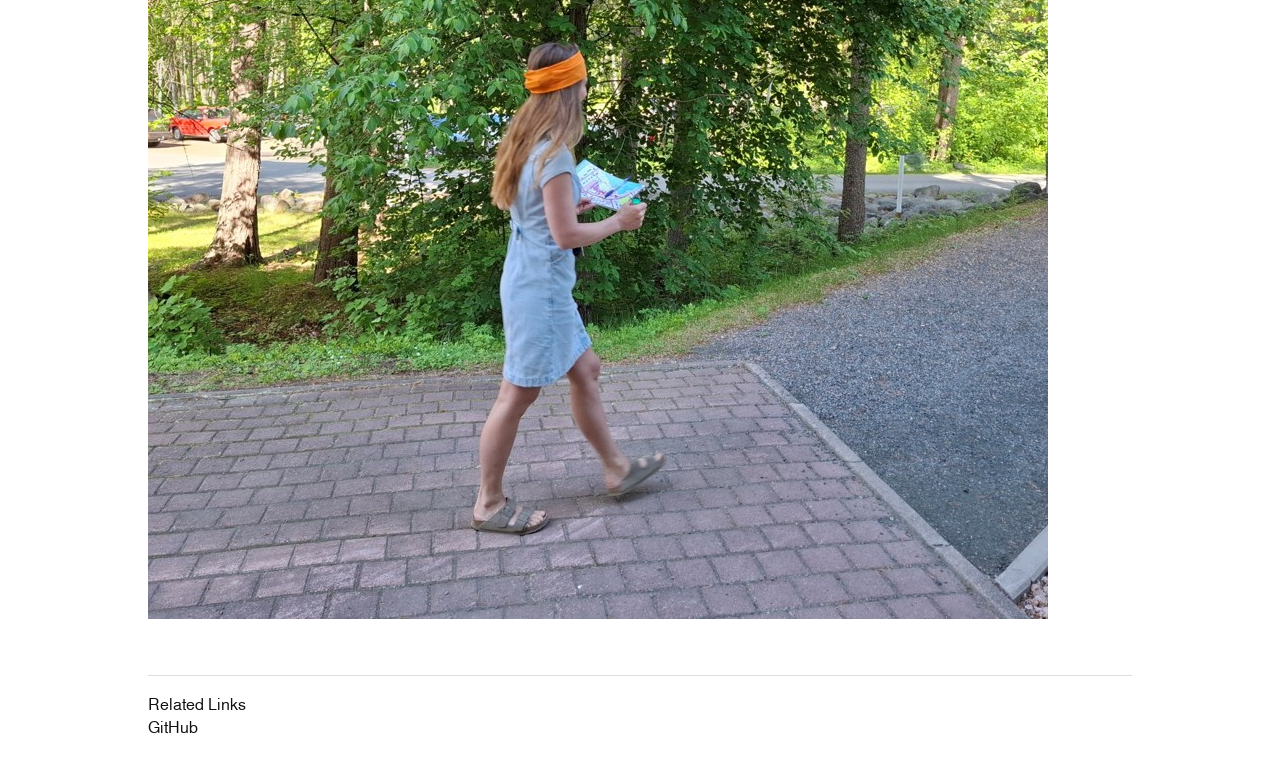
<file: projects/headband.html>
<!DOCTYPE html>
<html lang="en">

<head>

    <meta charset="utf-8">
    <meta name="viewport" content="width=device-width, initial-scale=1">

    <title>Haptic Headband</title>

    <link rel="stylesheet" href="../style.css">

</head>

<body>

<main>

    <header>

        <p class="meta">
            Research Device - 2025
        </p>

        <h1>Haptic Headband</h1>

    </header>

    <article>

        <p>
            The haptic headband system is designed to test whether users notice haptic vibration signals in different real-world scenarios. The data is used to reasearch on wearable devices in the AWE - Augmented Wearable Computing -project.
            The system consists of two wireless devices that communicate over Bluetooth Low Energy (BLE).
        </p>

        <p>
            Headband device — worn by the participant, produces random haptic vibrations
            Button device — held by the participant, used to register when a vibration is noticed
        </p>

        <p>
            The researcher controls sessions using a physical button on the headband box and monitors status via a NeoPixel LED.
            All data is stored on an SD card and exported as a CSV file for analysis in Excel.
        </p>

        <img src="../assets/images/headband/headband-illustration.png" alt="Illustration">
        <img src="../assets/images/headband/IMG_6414.JPEG" alt="Developing">
        <img src="../assets/images/headband/IMG_6419.JPEG" alt="Making">
        <img src="../assets/images/headband/dev.jpeg" alt="Developing">
        <img src="../assets/images/headband/button.jpeg" alt="Button">
        <img src="../assets/images/headband/complet.jpeg" alt="Complete setup">
        <img src="../assets/images/headband/test1.jpg" alt="User testing 1">

        <h3 class="related-links">Related Links</h3>

        <footer>

            <a href="https://github.com/LUX-Lapland-User-Experience/HapticHeadband">
                GitHub
            </a>

        </footer>

    </article>

</main>

</body>

</html>
</file>
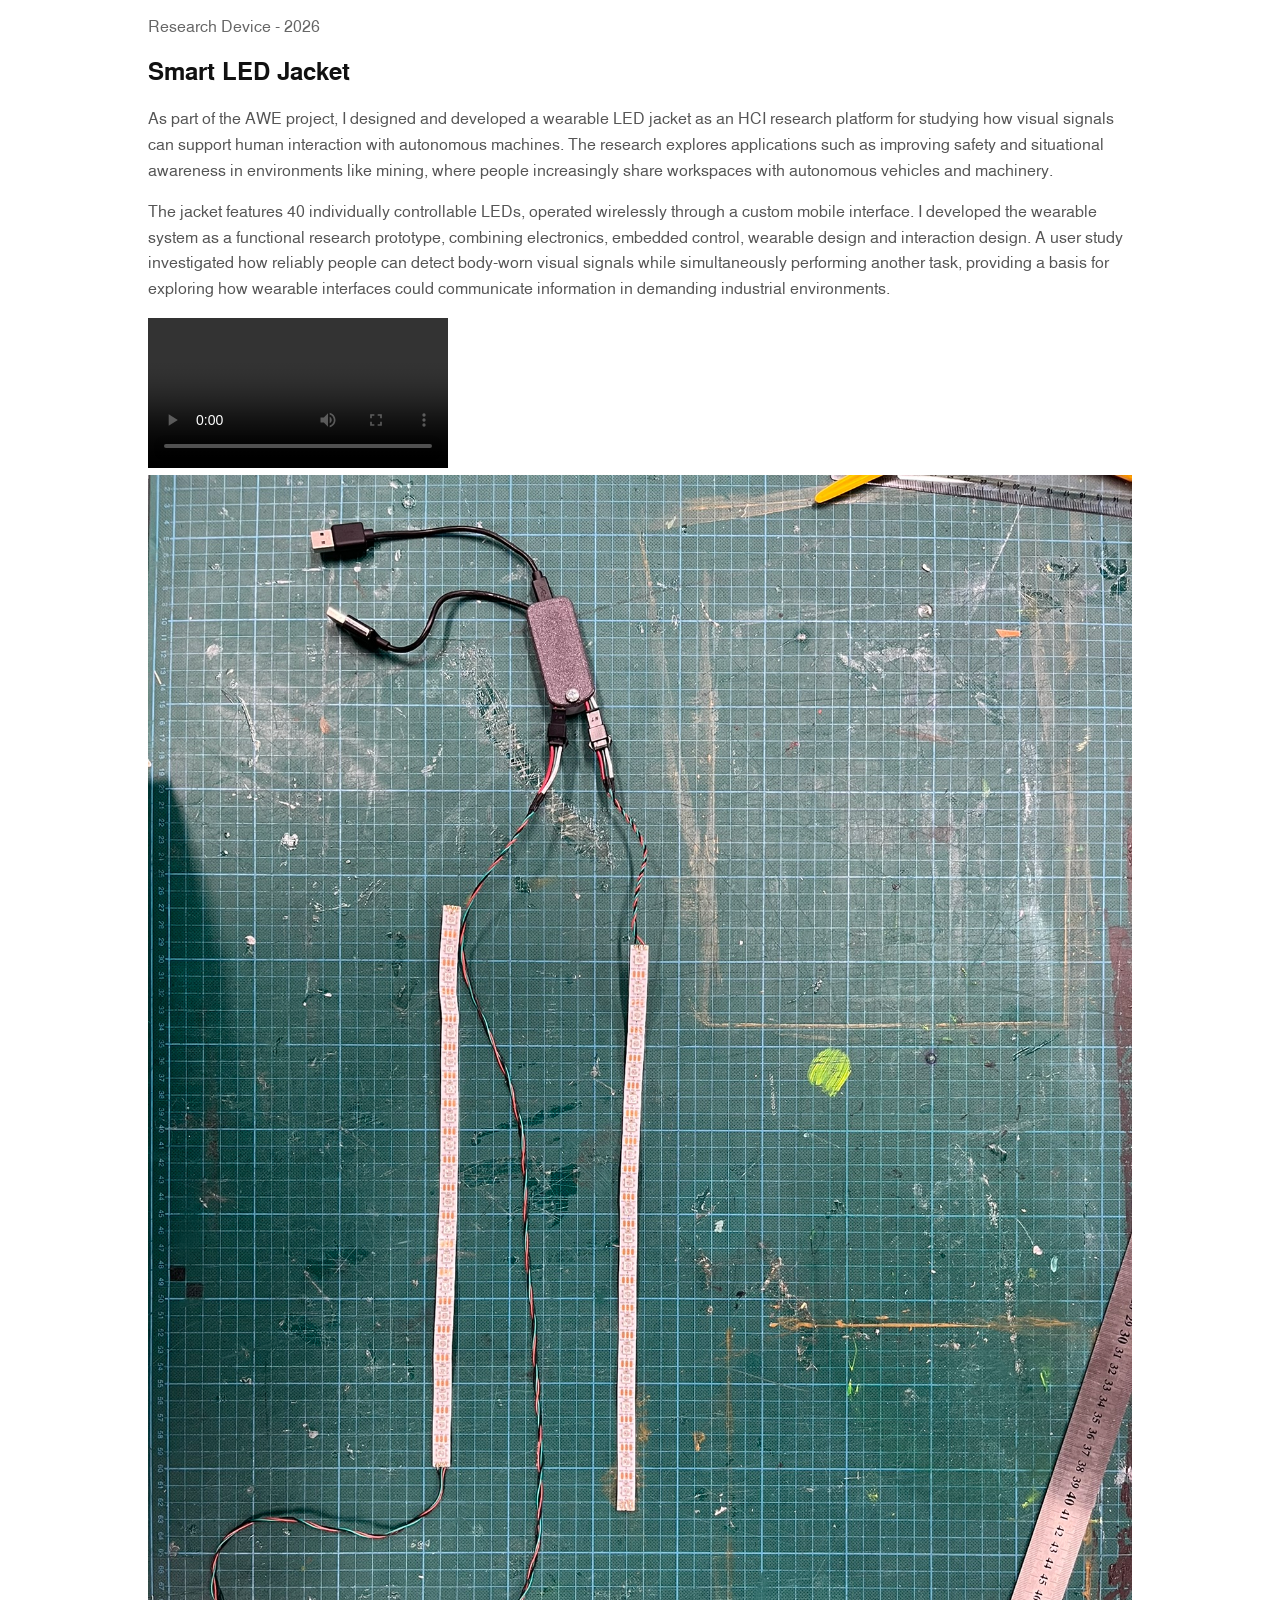
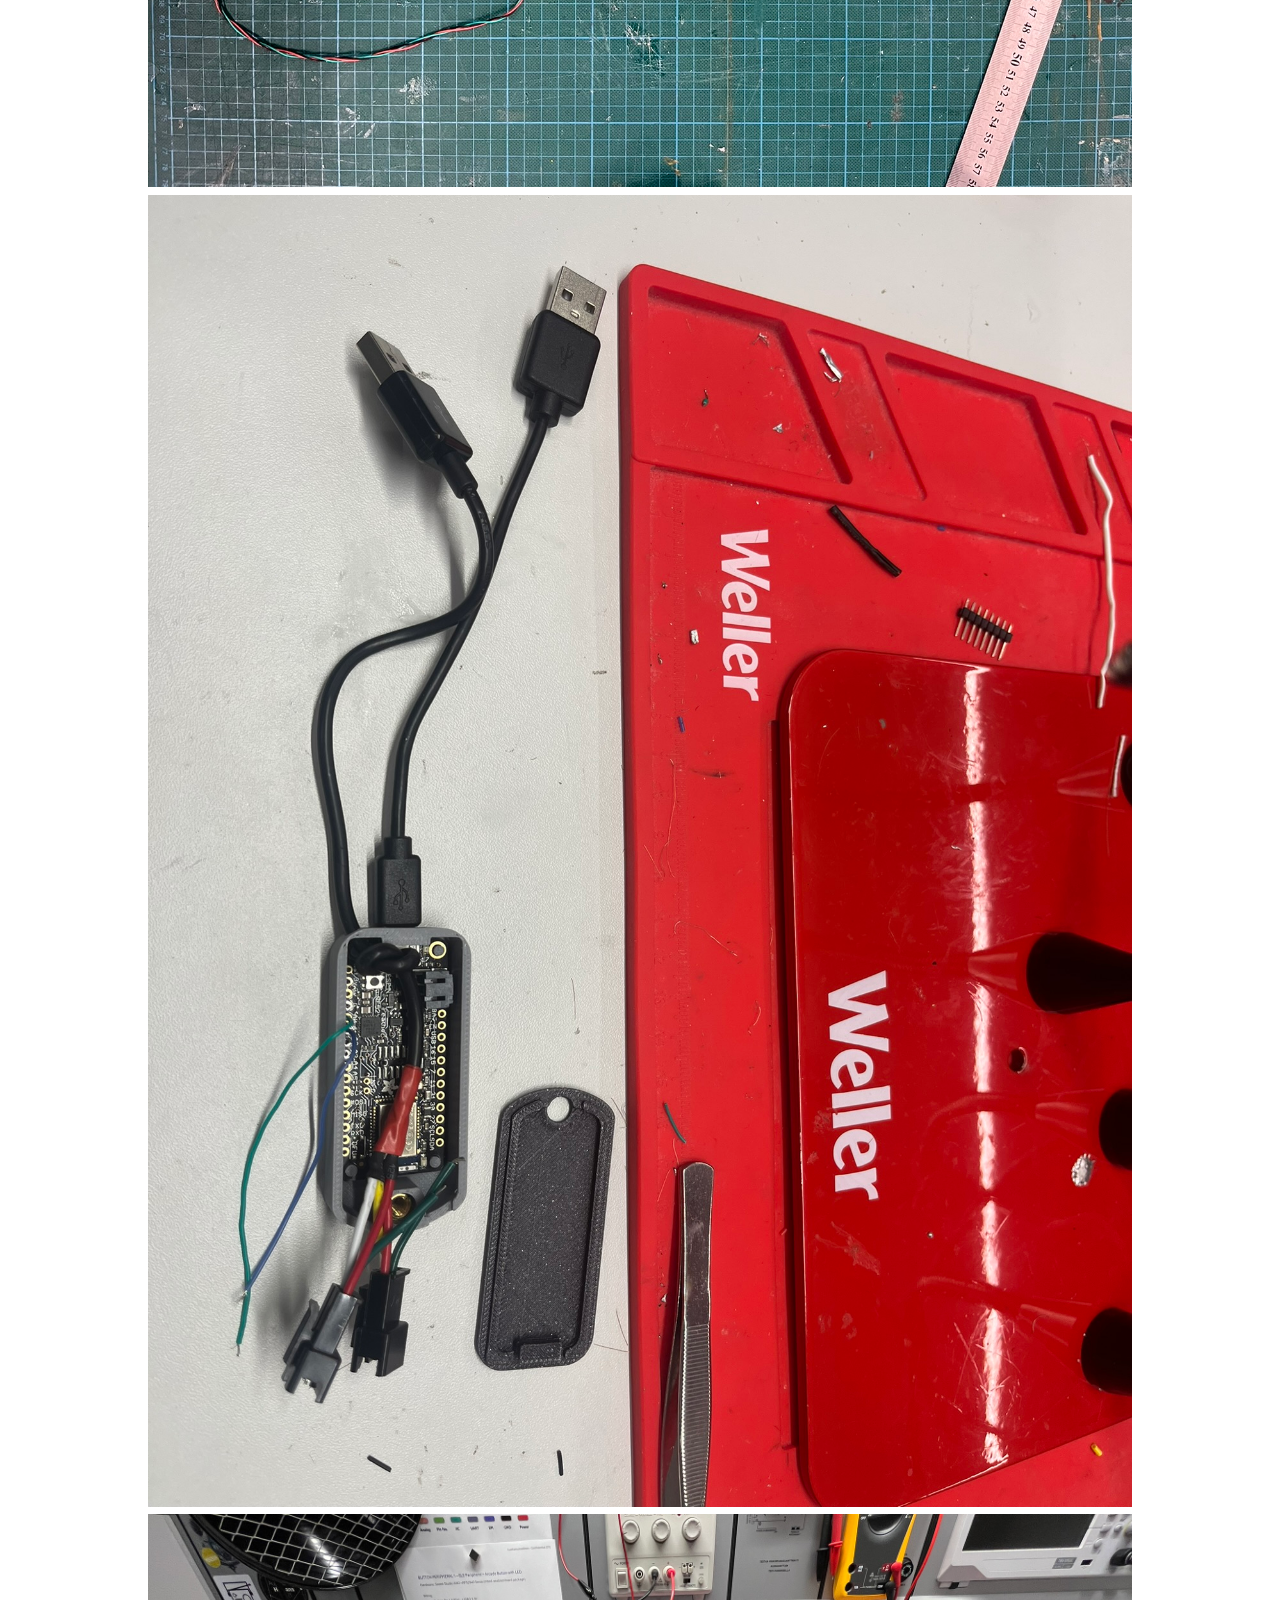
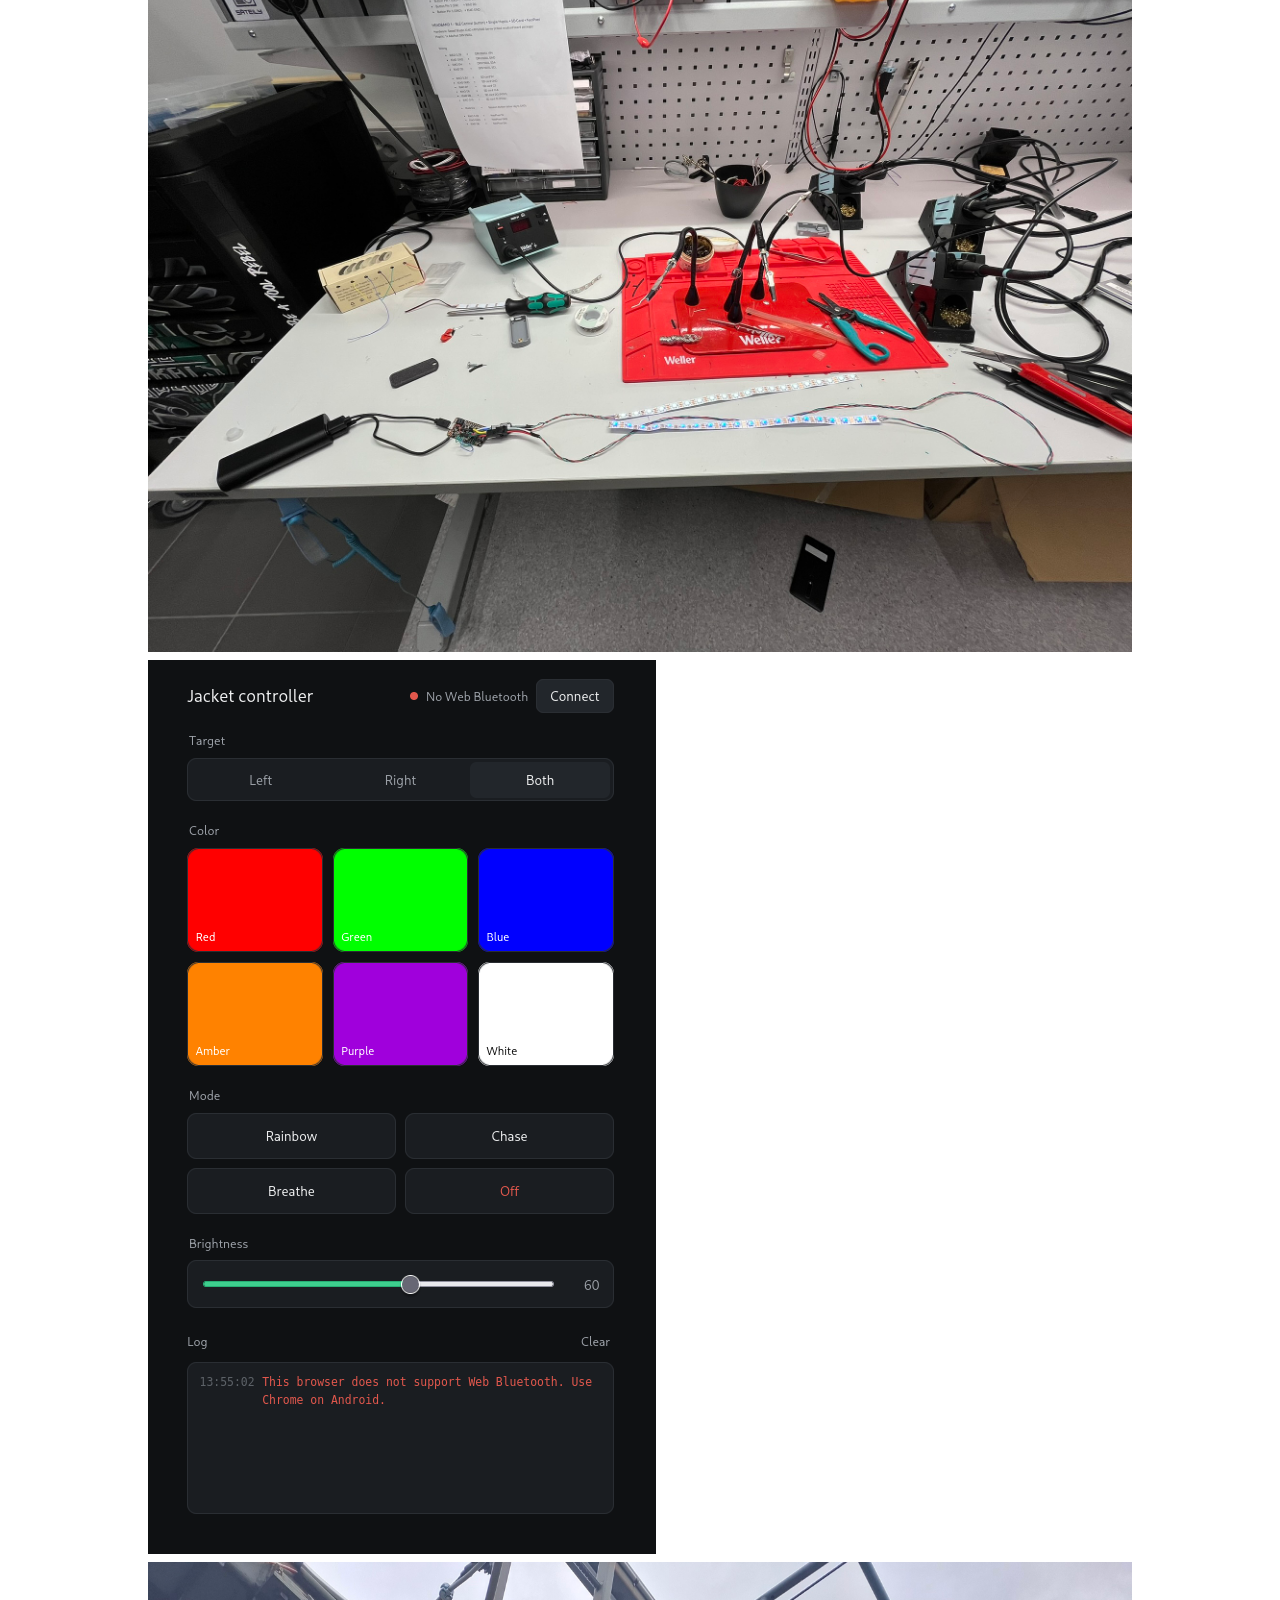
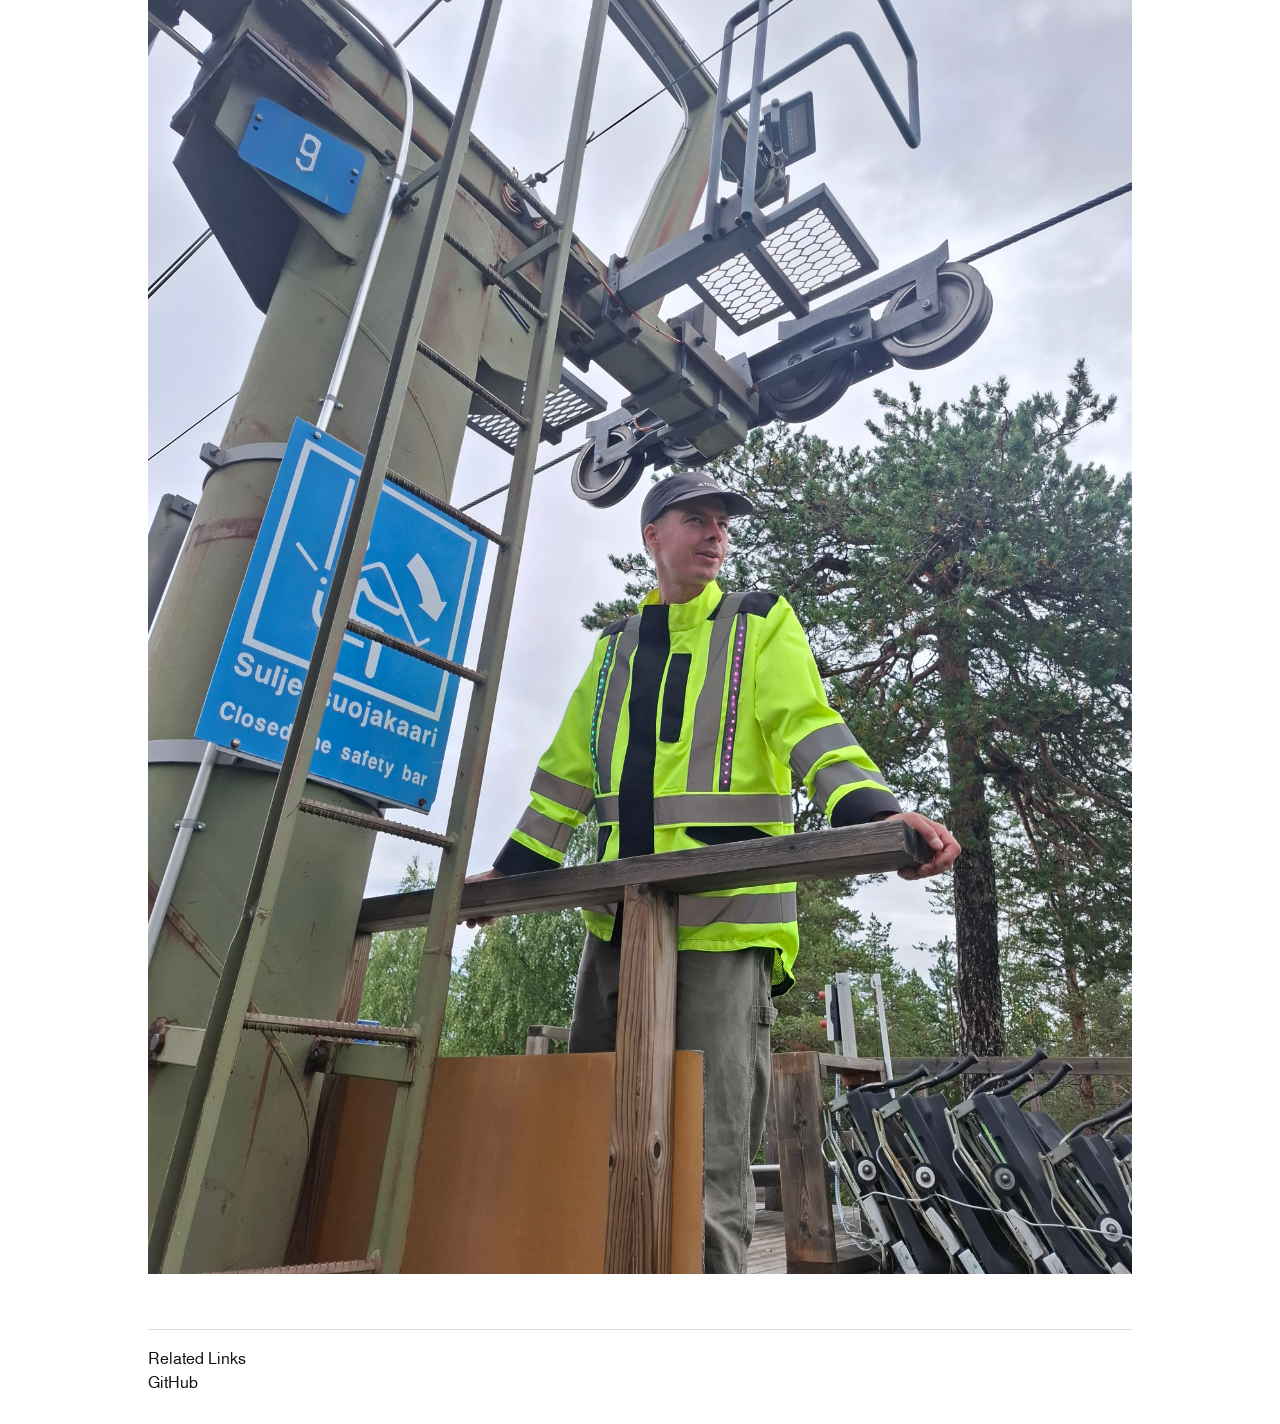
<file: projects/ledjacket.html>
<!DOCTYPE html>
<html lang="en">

<head>

    <meta charset="utf-8">
    <meta name="viewport" content="width=device-width, initial-scale=1">

    <title>Smart LED Jacket</title>

    <link rel="stylesheet" href="../style.css">

</head>

<body>

<main>

    <header>

        <p class="meta">
            Research Device - 2026
        </p>

        <h1>Smart LED Jacket</h1>

    </header>

    <article>

        <p>
            As part of the AWE project, I designed and developed a wearable LED jacket as an HCI research platform for studying how visual signals can support human interaction with autonomous machines. The research explores applications such as improving safety and situational awareness in environments like mining, where people increasingly share workspaces with autonomous vehicles and machinery.
        </p>

        <p>
            The jacket features 40 individually controllable LEDs, operated wirelessly through a custom mobile interface. I developed the wearable system as a functional research prototype, combining electronics, embedded control, wearable design and interaction design. A user study investigated how reliably people can detect body-worn visual signals while simultaneously performing another task, providing a basis for exploring how wearable interfaces could communicate information in demanding industrial environments.
        </p>

        <figure>

            <video controls>
                <source src="../assets/images/ledjacket/LED-Jacket-packed.mp4" type="video/mp4">
                Your browser does not support videos.
            </video>

        </figure>

        <img src="../assets/images/ledjacket/electronics1.JPEG" alt="Developing">
        <img src="../assets/images/ledjacket/electronics2.JPEG" alt="Developing">
        <img src="../assets/images/ledjacket/electronics3.JPEG" alt="Developing">
        <img src="../assets/images/ledjacket/controller.png" alt="html based mobile controller">
        <img src="../assets/images/ledjacket/kuisma.jpg" alt="Testing">

        <h3 class="related-links">Related Links</h3>

        <footer>

            <a href="https://github.com/LUX-Lapland-User-Experience/Neopixel-Jacket-">
                GitHub
            </a>

        </footer>

    </article>

</main>

</body>

</html>
</file>
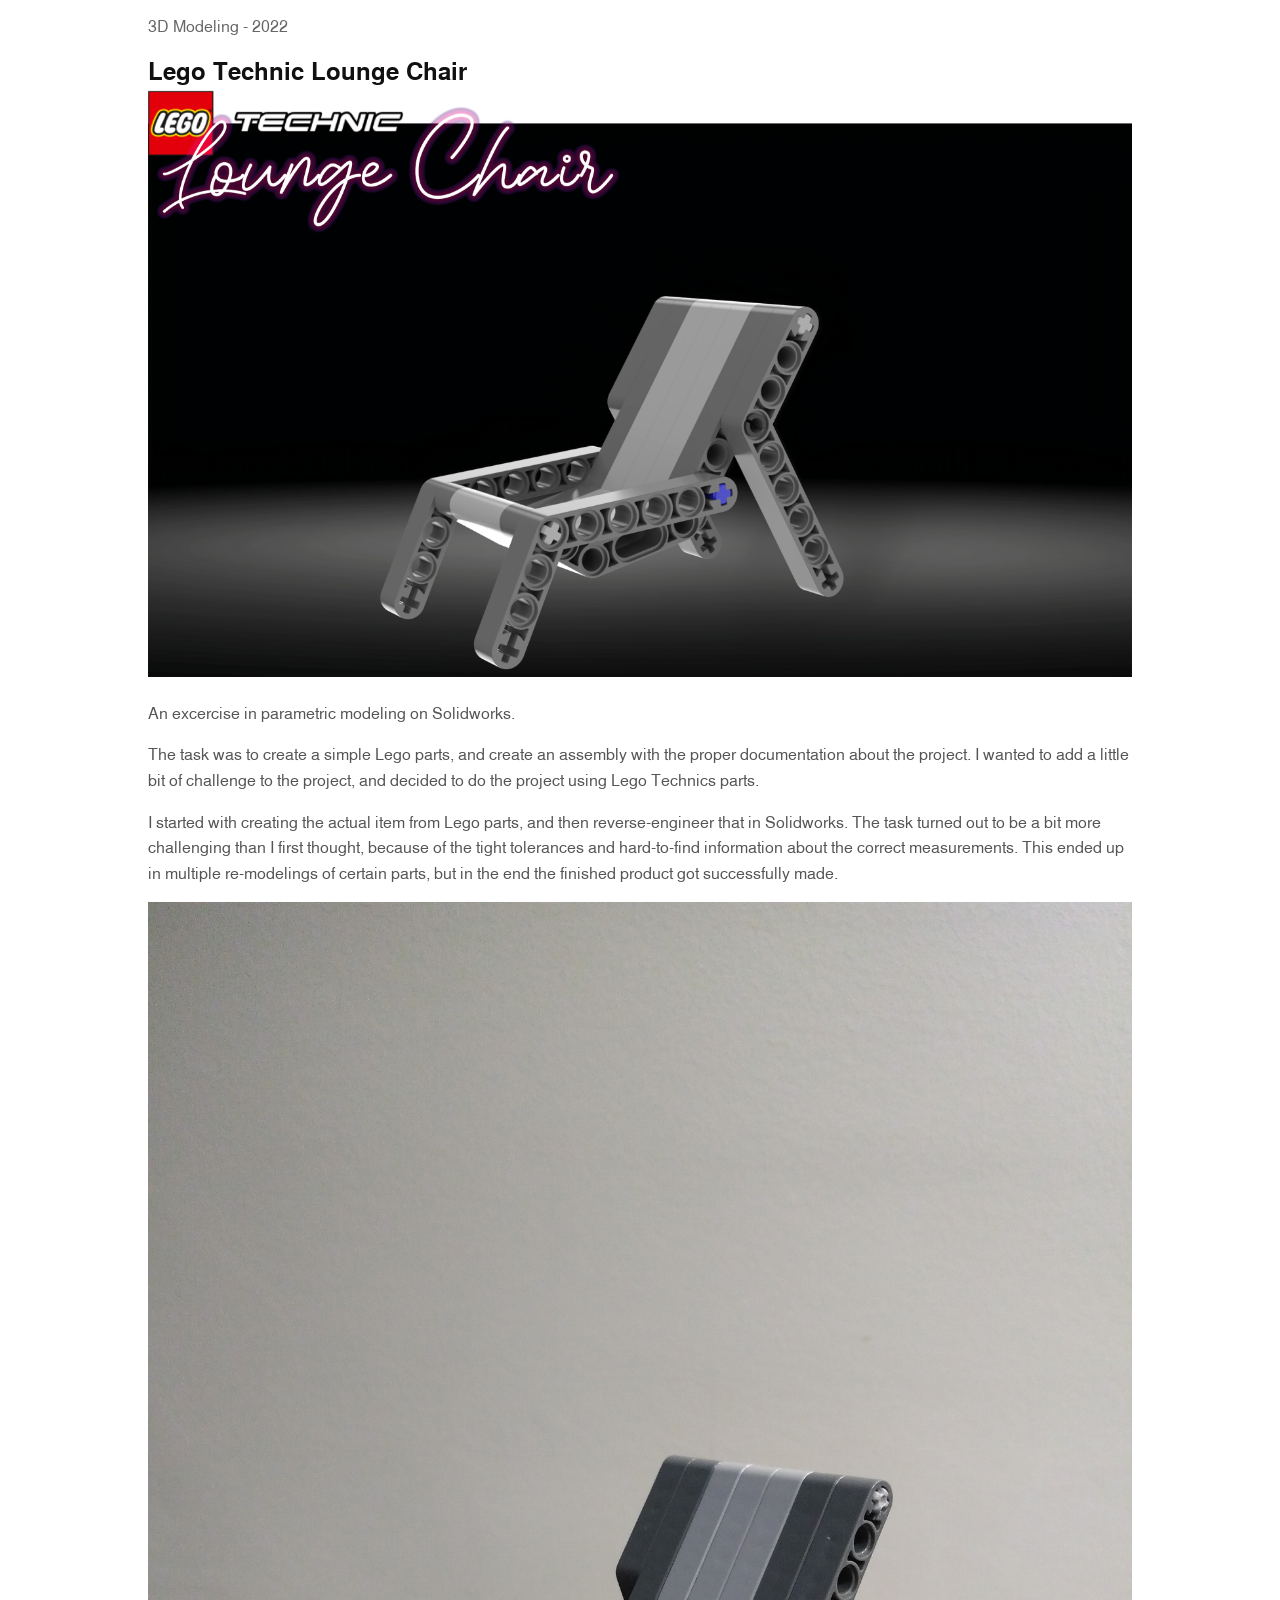
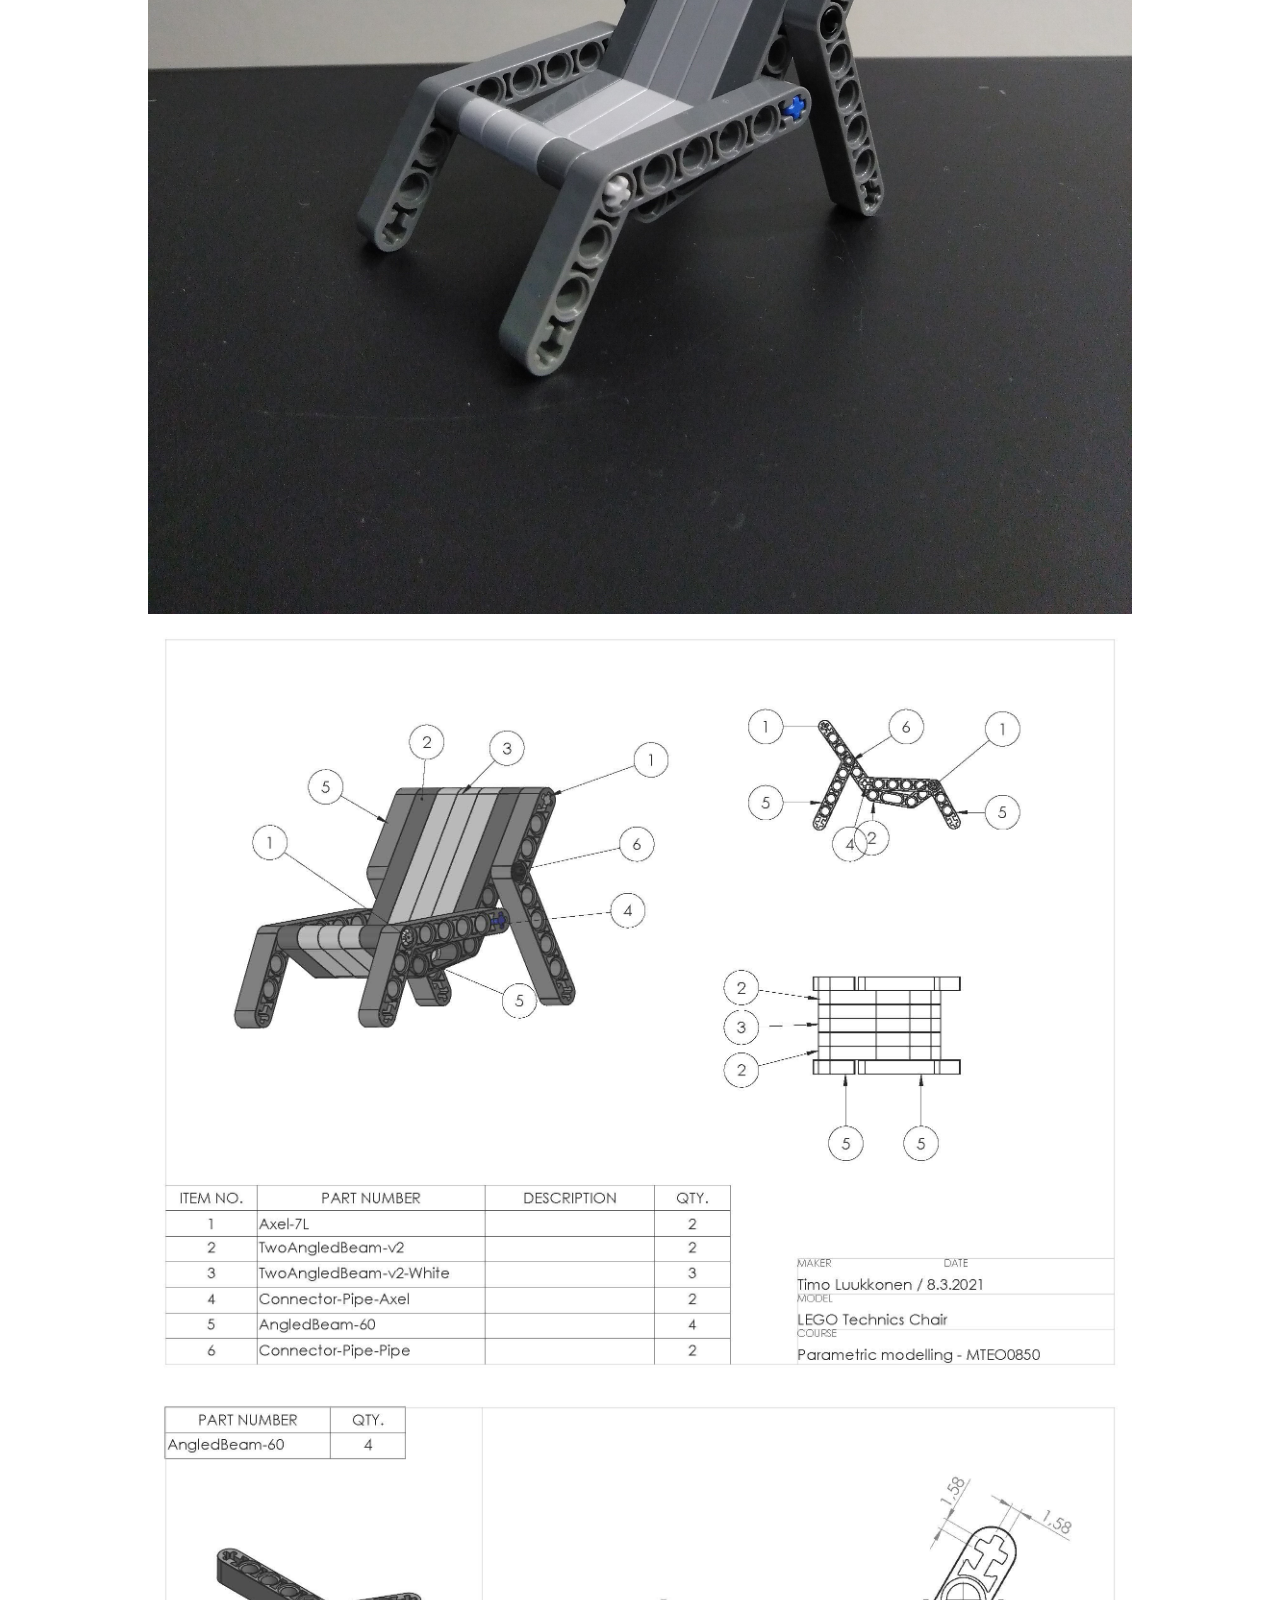
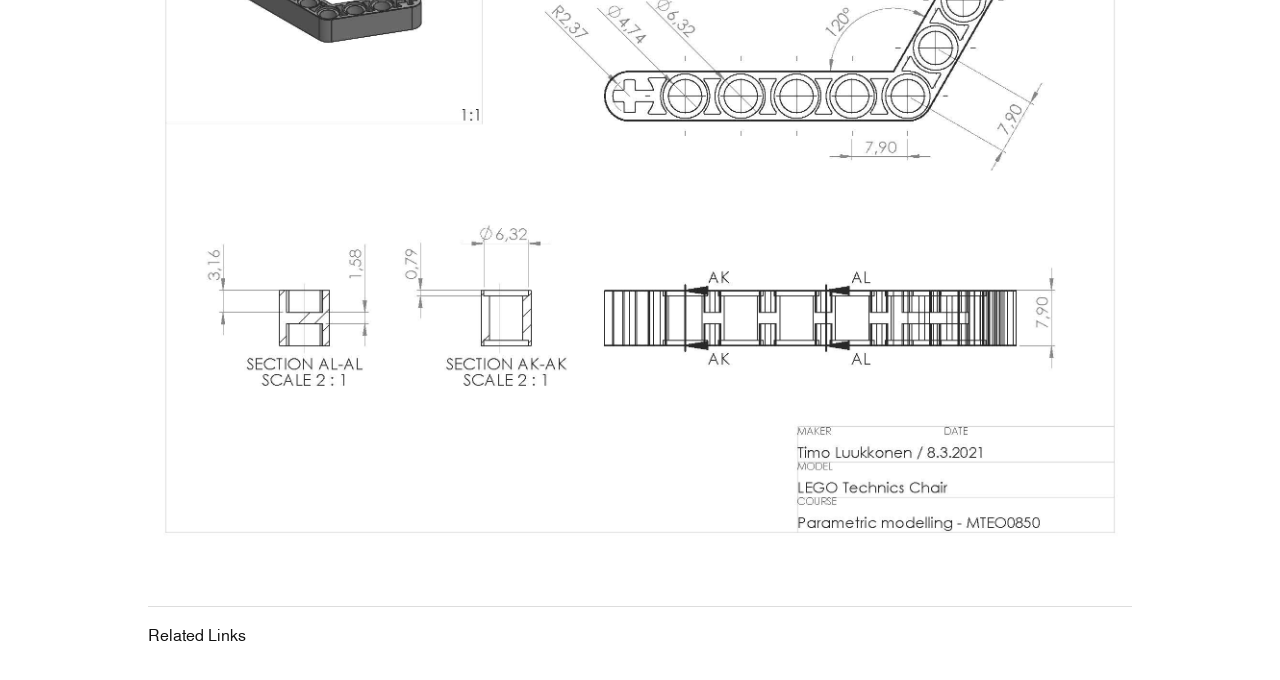
<file: projects/legochair.html>
<!DOCTYPE html>
<html lang="en">

<head>

    <meta charset="utf-8">
    <meta name="viewport" content="width=device-width, initial-scale=1">

    <title>Lego Technic Lounge Chair</title>

    <link rel="stylesheet" href="../style.css">

</head>

<body>

<main>

    <header>

        <p class="meta">
            3D Modeling - 2022
        </p>

        <h1>Lego Technic Lounge Chair</h1>

        <img src="../assets/images/legochair/edited.png" alt="Lego Hero">

    </header>

    <article>

        <p>
            An excercise in parametric modeling on Solidworks.
        </p>

        <p>
            The task was to create a simple Lego parts, and create an assembly with the proper documentation about the project.
            I wanted to add a little bit of challenge to the project, and decided to do the project using Lego Technics parts.
        </p>

        <p>
            I started with creating the actual item from Lego parts, and then reverse-engineer that in Solidworks. The task turned out to be a bit more challenging than I first thought, because of the tight tolerances and hard-to-find information about the correct measurements.
            This ended up in multiple re-modelings of certain parts, but in the end the finished product got successfully made.
        </p>

        <img src="../assets/images/legochair/IRL1.jpg" alt="Real Lego Model">
        <img src="../assets/images/legochair/Lego-Assembly-Luukkonen_Page_2.jpg" alt="CAD drawing">
        <img src="../assets/images/legochair/Lego-Assembly-Luukkonen_Page_6.jpg" alt="CAD drawing">

        <h3 class="related-links">Related Links</h3>

        <footer>
            <!--
            <a href=" ">
                Linkki
            </a>
            -->
        </footer>

    </article>

</main>

</body>

</html>
</file>
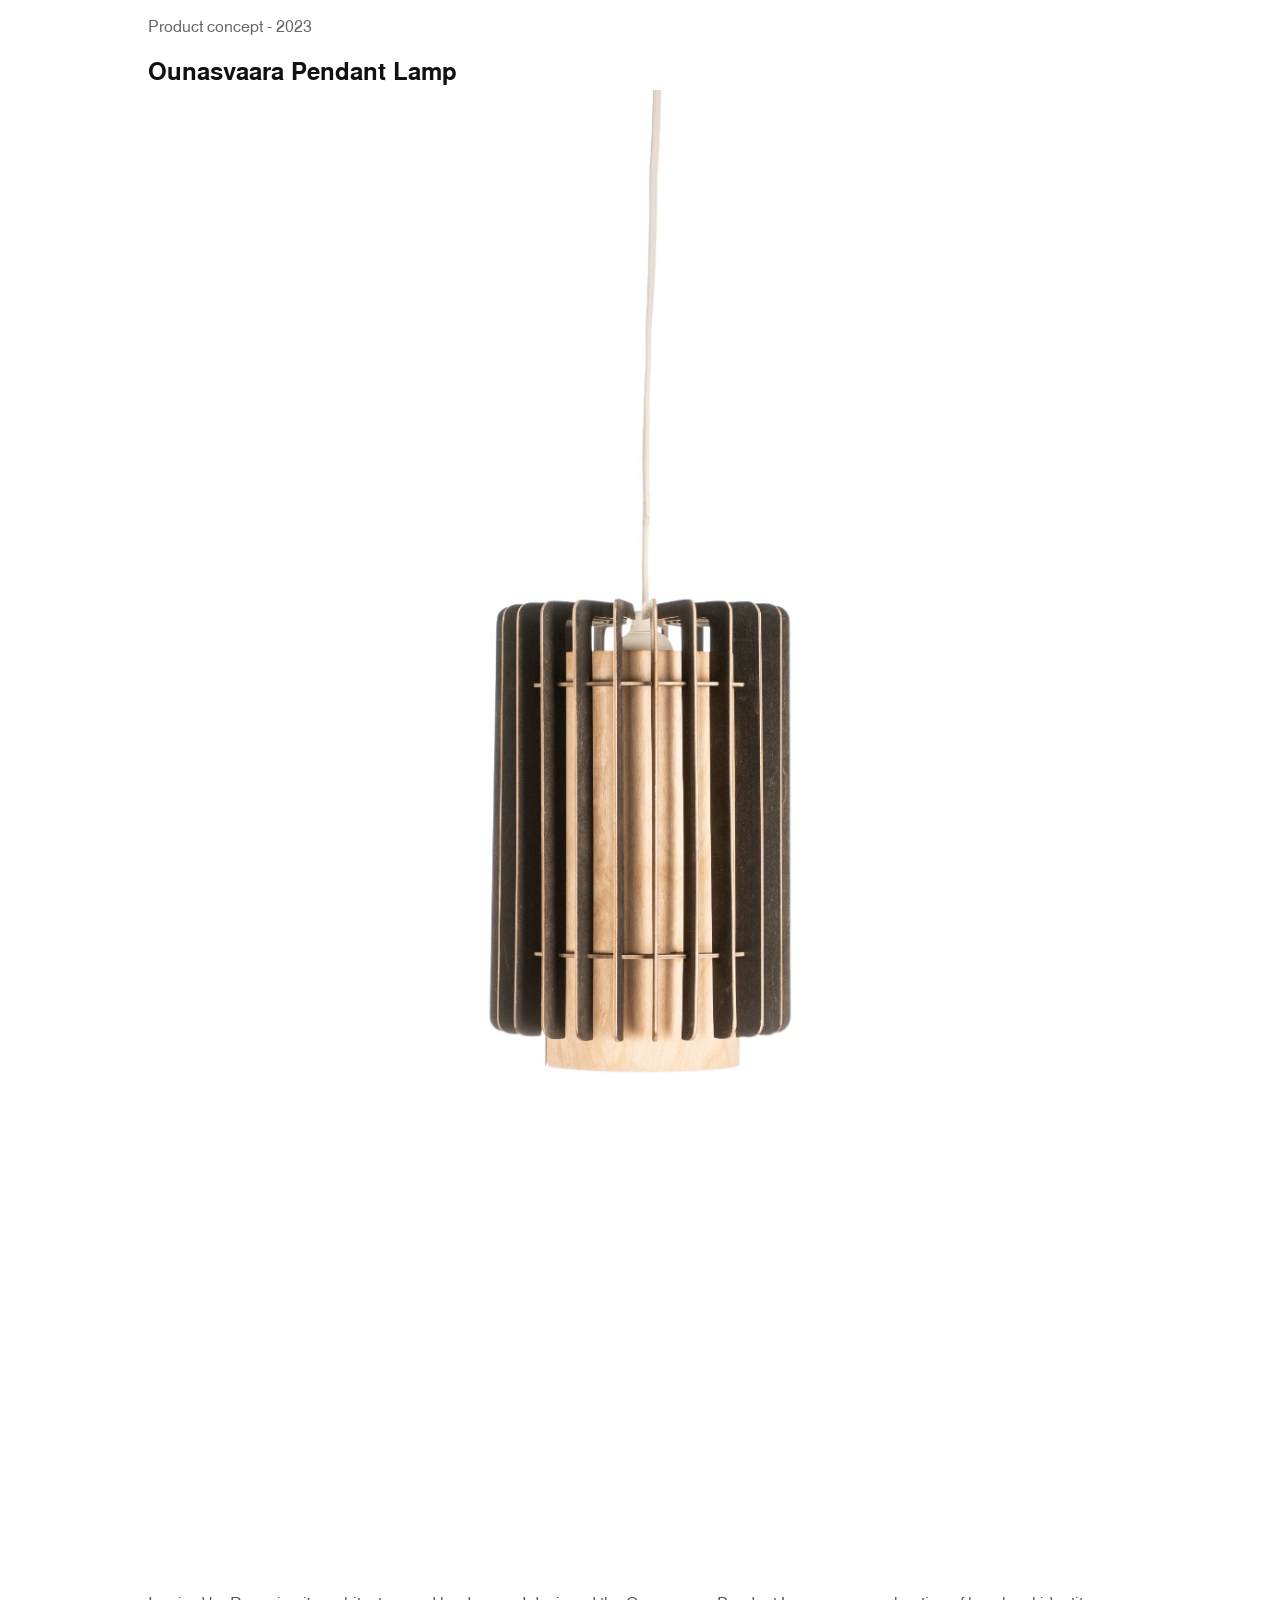
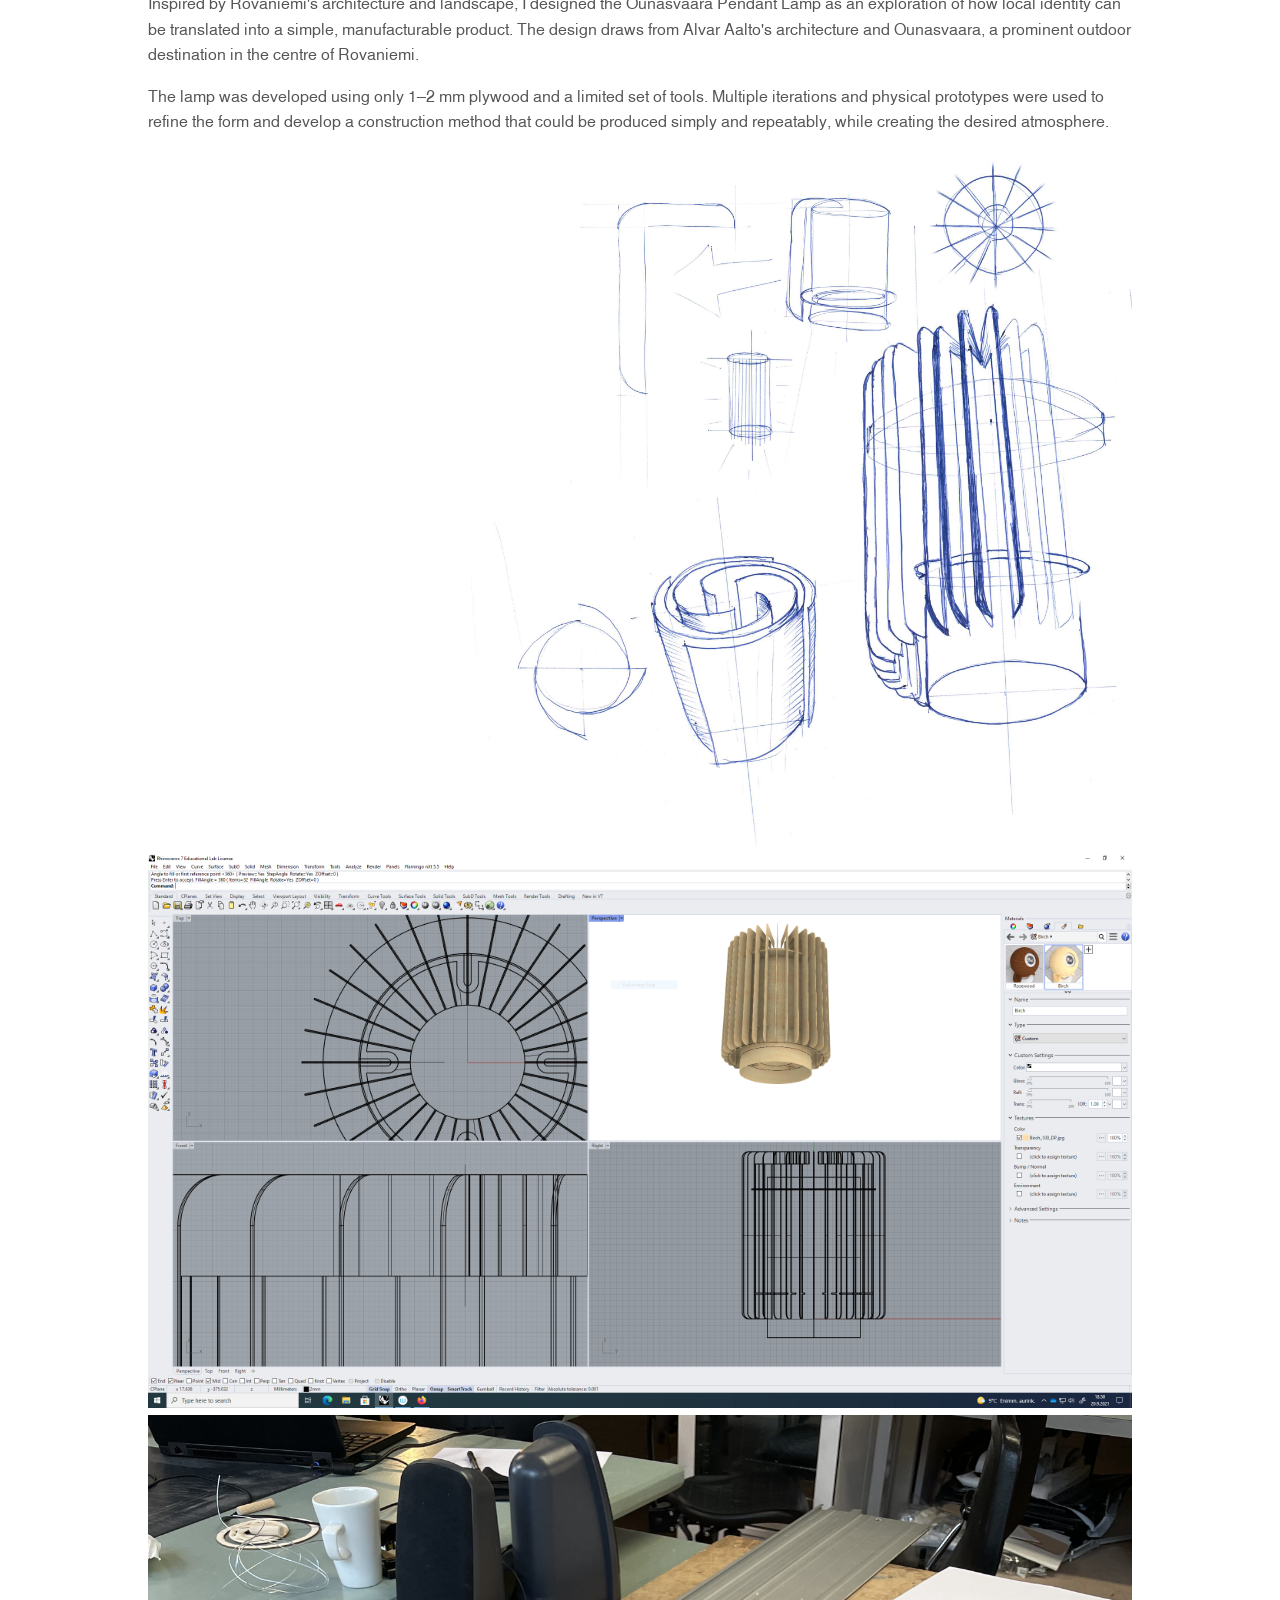
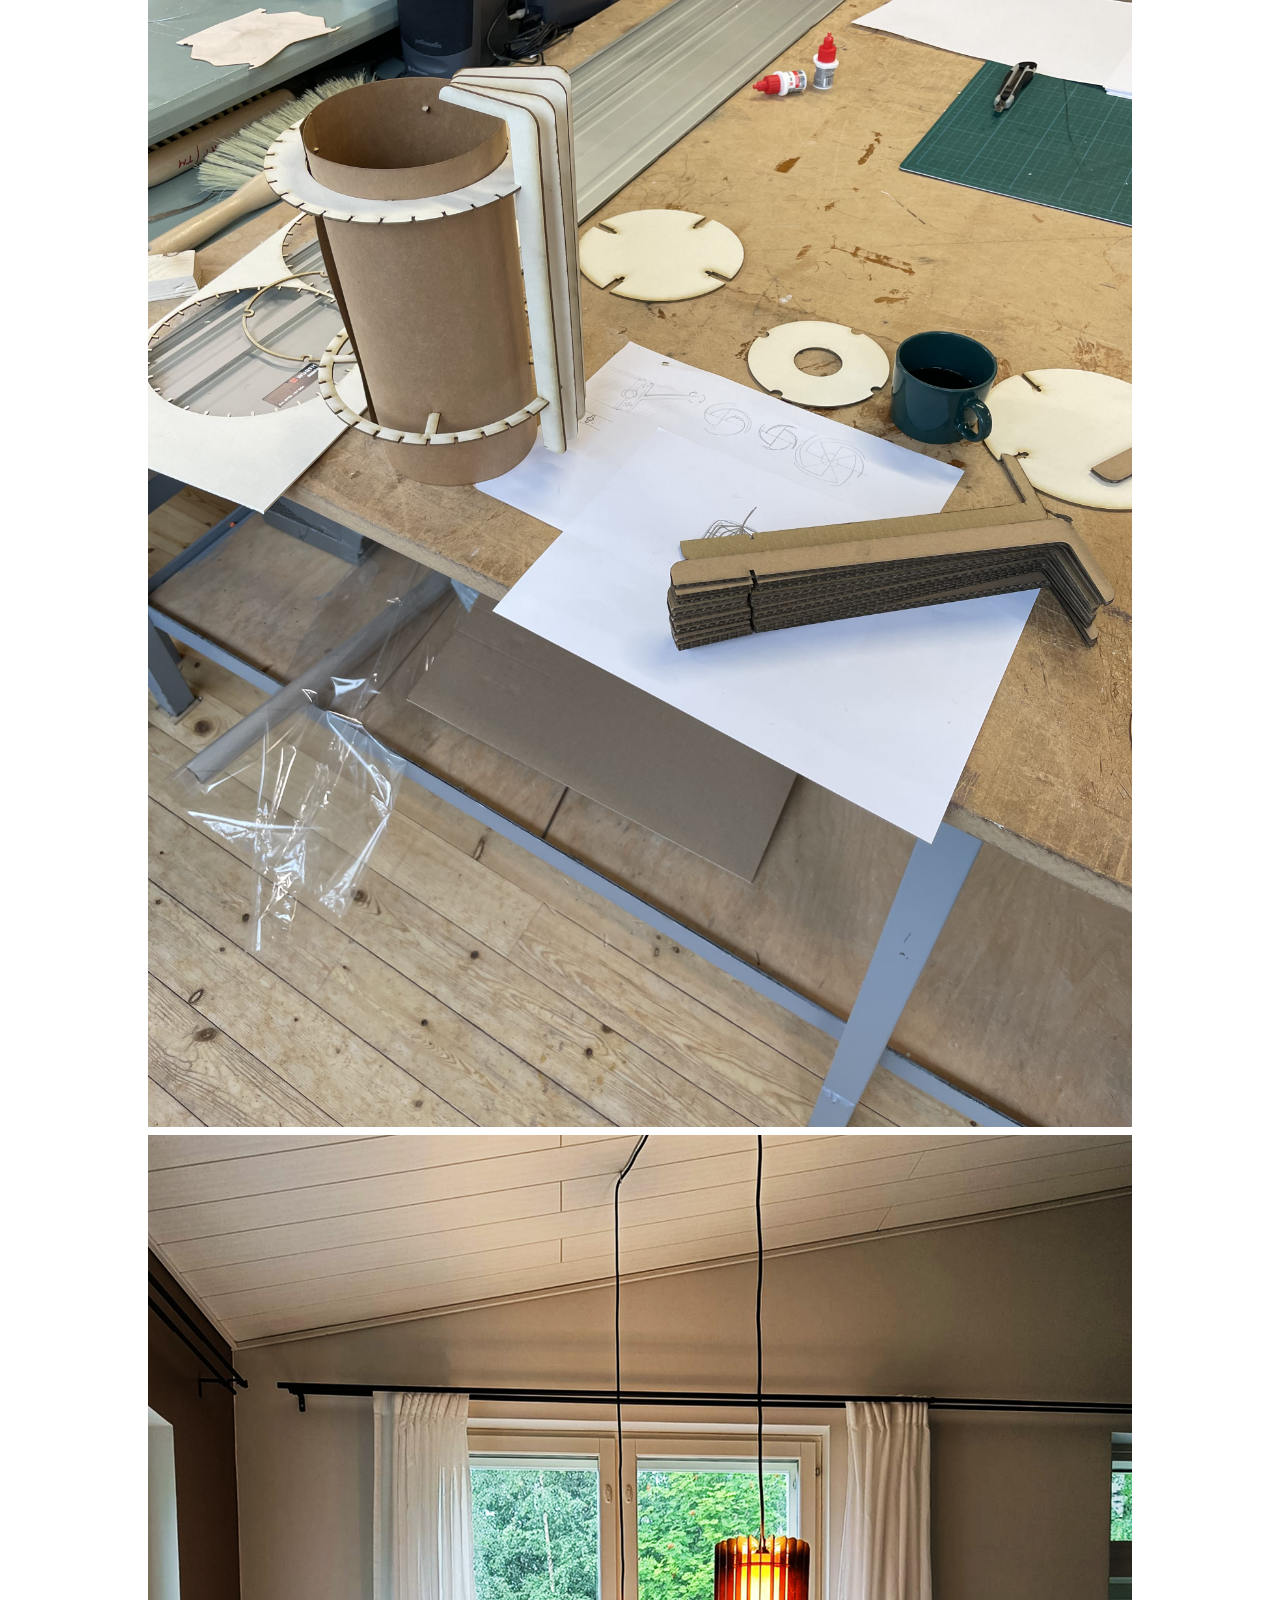
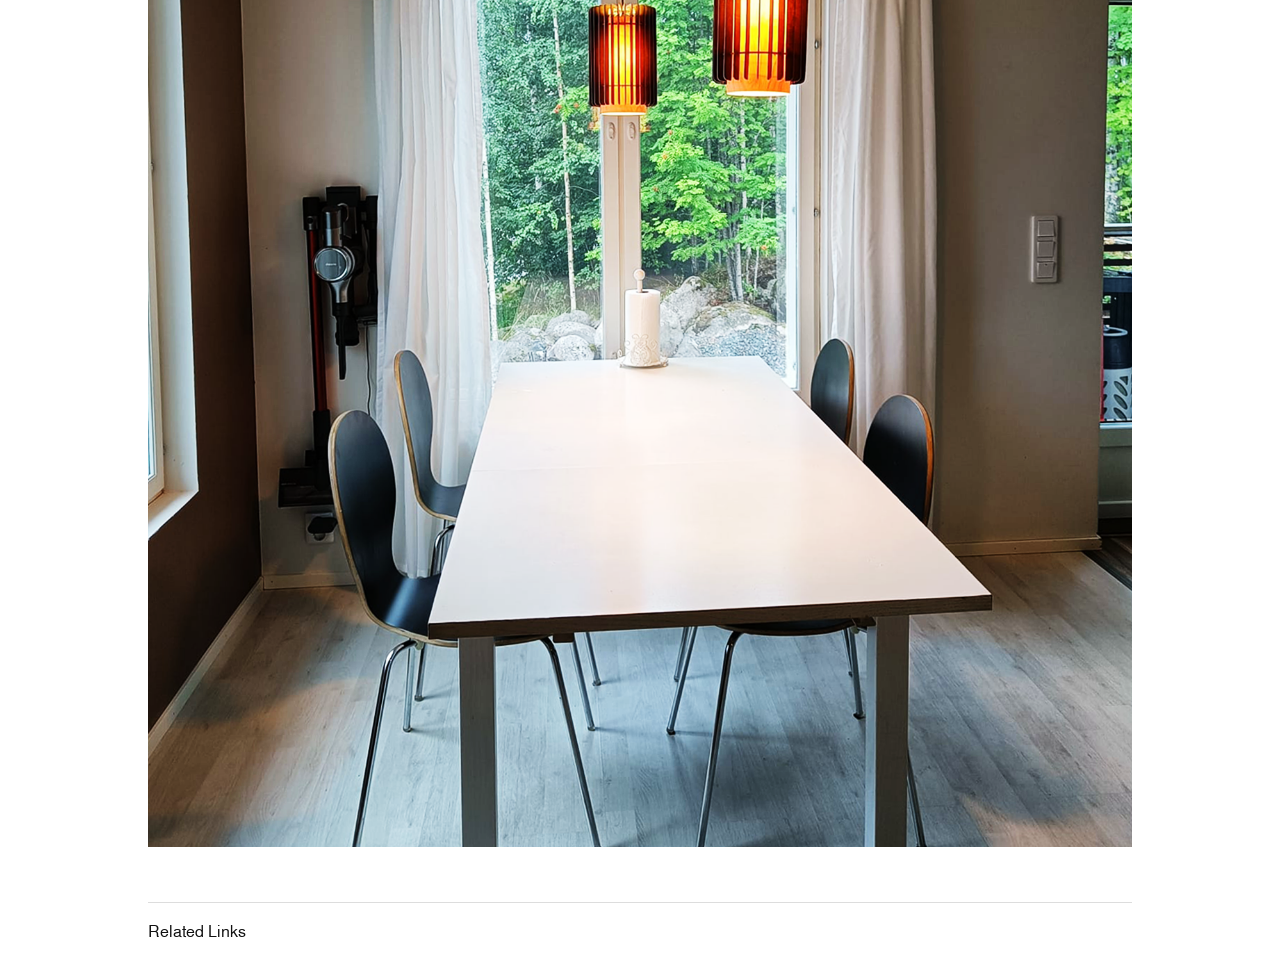
<file: projects/ounasvaara.html>
<!DOCTYPE html>
<html lang="en">

<head>

    <meta charset="utf-8">
    <meta name="viewport" content="width=device-width, initial-scale=1">

    <title>Ounasvaara Pendant Lamp</title>

    <link rel="stylesheet" href="../style.css">

</head>

<body>

<main>

    <header>

        <p class="meta">
            Product concept - 2023
        </p>

        <h1>Ounasvaara Pendant Lamp</h1>

        <img src="../assets/images/ounasvaara/studio1.jpeg" alt="Finished prototype">

    </header>

    <article>

        <p>
            Inspired by Rovaniemi's architecture and landscape, I designed the Ounasvaara Pendant Lamp as an exploration of how local identity can be translated into a simple, manufacturable product. The design draws from Alvar Aalto's architecture and Ounasvaara, a prominent outdoor destination in the centre of Rovaniemi.
        </p>

        <p>
            The lamp was developed using only 1–2 mm plywood and a limited set of tools. Multiple iterations and physical prototypes were used to refine the form and develop a construction method that could be produced simply and repeatably, while creating the desired atmosphere.
        </p>

        <img src="../assets/images/ounasvaara/sketching.png" alt="Sketches">
        <img src="../assets/images/ounasvaara/rhino2.png" alt="3D Modelin">
        <img src="../assets/images/ounasvaara/proto1.jpg" alt="Prototyping">
        <img src="../assets/images/ounasvaara/lamppu-installed.png" alt="Installed lamps">

        <h3 class="related-links">Related Links</h3>

        <footer>
            <!--
            <a href="https://lauda.ulapland.fi/handle/10024/65913">
                Masters Thesis
            </a>
            -->
        </footer>

    </article>

</main>

</body>

</html>
</file>
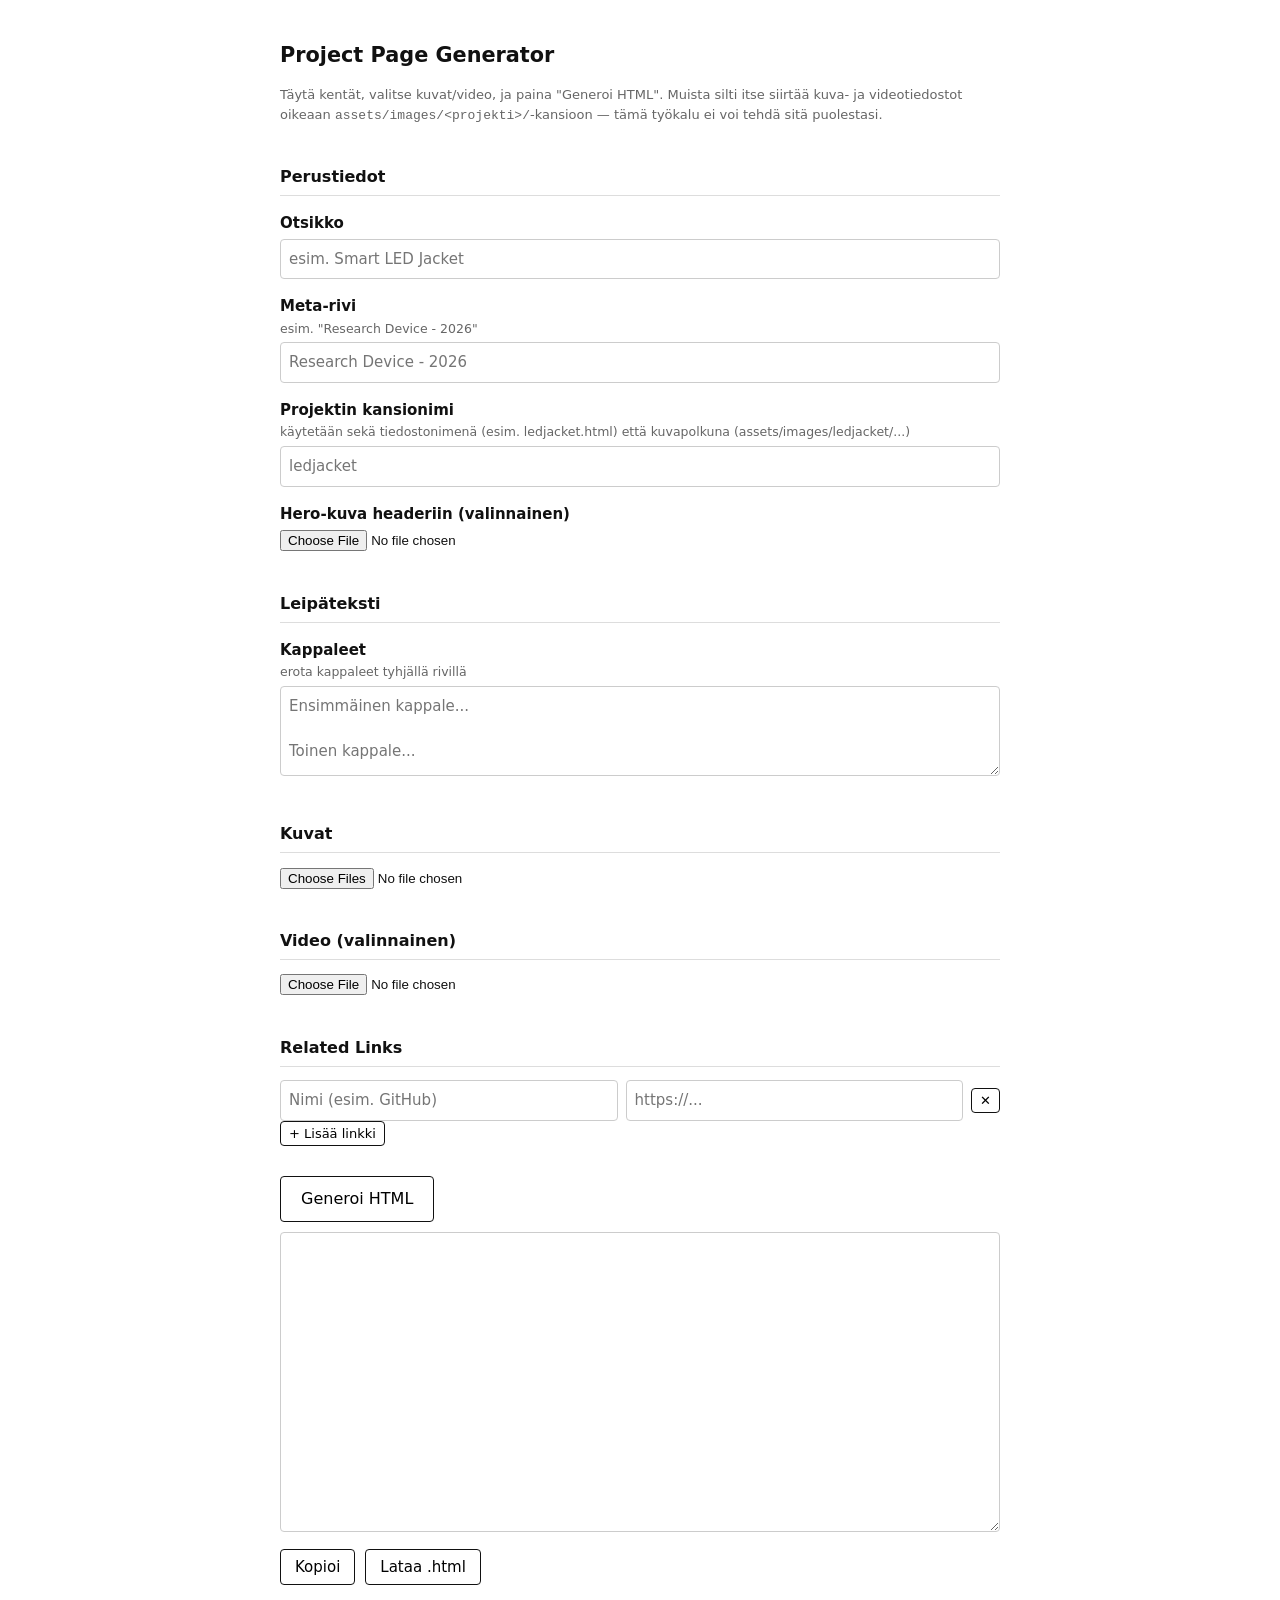
<file: projects/project-generator.html>
<!DOCTYPE html>
<html lang="en">
<head>
<meta charset="utf-8">
<meta name="viewport" content="width=device-width, initial-scale=1">
<title>Project Page Generator</title>
<style>
    body {
        max-width: 720px;
        margin: 40px auto;
        padding: 0 20px 80px;
        font: 15px/1.5 -apple-system, system-ui, sans-serif;
        color: #111;
    }
    h1 { font-size: 1.3rem; }
    h2 { font-size: 1rem; margin-top: 40px; border-bottom: 1px solid #ddd; padding-bottom: 6px; }
    label { display: block; font-weight: 600; margin-top: 16px; margin-bottom: 4px; }
    small { display: block; color: #666; font-weight: 400; margin-top: -2px; margin-bottom: 4px; }
    input[type=text], input[type=url], textarea {
        width: 100%;
        box-sizing: border-box;
        padding: 8px;
        font: inherit;
        border: 1px solid #ccc;
        border-radius: 4px;
    }
    textarea { min-height: 90px; resize: vertical; }
    .link-row, .image-row {
        display: flex;
        gap: 8px;
        margin-top: 8px;
        align-items: center;
    }
    .link-row input { flex: 1; }
    .image-row span { flex-shrink: 0; font-family: monospace; font-size: 13px; color: #444; width: 220px; overflow: hidden; text-overflow: ellipsis; white-space: nowrap; }
    .image-row input { flex: 1; }
    button {
        font: inherit;
        padding: 6px 14px;
        border: 1px solid #111;
        background: #fff;
        border-radius: 4px;
        cursor: pointer;
    }
    button:hover { background: #111; color: #fff; }
    .small-btn { padding: 2px 8px; font-size: 13px; }
    #generateBtn { margin-top: 30px; font-size: 1rem; padding: 10px 20px; }
    #output {
        width: 100%;
        box-sizing: border-box;
        min-height: 300px;
        font: 13px/1.4 monospace;
        padding: 12px;
        border: 1px solid #ccc;
        border-radius: 4px;
        margin-top: 10px;
        white-space: pre;
    }
    .output-actions { display: flex; gap: 10px; margin-top: 10px; }
    .hint { color: #666; font-size: 13px; margin-top: 4px; }
</style>
</head>
<body>

<h1>Project Page Generator</h1>
<p class="hint">Täytä kentät, valitse kuvat/video, ja paina "Generoi HTML". Muista silti itse siirtää kuva- ja videotiedostot oikeaan <code>assets/images/&lt;projekti&gt;/</code>-kansioon — tämä työkalu ei voi tehdä sitä puolestasi.</p>

<h2>Perustiedot</h2>

<label for="title">Otsikko</label>
<input type="text" id="title" placeholder="esim. Smart LED Jacket">

<label for="meta">Meta-rivi</label>
<small>esim. "Research Device - 2026"</small>
<input type="text" id="meta" placeholder="Research Device - 2026">

<label for="slug">Projektin kansionimi</label>
<small>käytetään sekä tiedostonimenä (esim. ledjacket.html) että kuvapolkuna (assets/images/ledjacket/...)</small>
<input type="text" id="slug" placeholder="ledjacket">

<label for="hero">Hero-kuva headeriin (valinnainen)</label>
<input type="file" id="hero" accept="image/*">

<h2>Leipäteksti</h2>
<label for="paragraphs">Kappaleet</label>
<small>erota kappaleet tyhjällä rivillä</small>
<textarea id="paragraphs" placeholder="Ensimmäinen kappale...

Toinen kappale..."></textarea>

<h2>Kuvat</h2>
<input type="file" id="images" accept="image/*" multiple>
<div id="imageList"></div>

<h2>Video (valinnainen)</h2>
<input type="file" id="video" accept="video/*">

<h2>Related Links</h2>
<div id="linkList"></div>
<button type="button" class="small-btn" onclick="addLinkRow()">+ Lisää linkki</button>

<div>
    <button id="generateBtn" onclick="generate()">Generoi HTML</button>
</div>

<textarea id="output" readonly></textarea>
<div class="output-actions">
    <button onclick="copyOutput()">Kopioi</button>
    <button onclick="downloadOutput()">Lataa .html</button>
</div>

<script>
let imageFiles = [];

document.getElementById('images').addEventListener('change', function (e) {
    imageFiles = Array.from(e.target.files);
    const list = document.getElementById('imageList');
    list.innerHTML = '';
    imageFiles.forEach((file, i) => {
        const defaultAlt = file.name.replace(/\.[^/.]+$/, '').replace(/[-_]/g, ' ');
        const row = document.createElement('div');
        row.className = 'image-row';
        row.innerHTML = `<span>${file.name}</span><input type="text" data-alt-index="${i}" placeholder="alt-teksti" value="${defaultAlt}">`;
        list.appendChild(row);
    });
});

function addLinkRow(label, url) {
    const list = document.getElementById('linkList');
    const row = document.createElement('div');
    row.className = 'link-row';
    row.innerHTML = `
        <input type="text" class="link-label" placeholder="Nimi (esim. GitHub)" value="${label || ''}">
        <input type="url" class="link-url" placeholder="https://..." value="${url || ''}">
        <button type="button" class="small-btn" onclick="this.parentElement.remove()">✕</button>
    `;
    list.appendChild(row);
}
addLinkRow();

function escapeHtml(str) {
    return (str || '').replace(/&/g, '&amp;').replace(/</g, '&lt;').replace(/>/g, '&gt;').replace(/"/g, '&quot;');
}

function generate() {
    const title = escapeHtml(document.getElementById('title').value.trim());
    const meta = escapeHtml(document.getElementById('meta').value.trim());
    const slug = document.getElementById('slug').value.trim() || 'project';
    const heroFile = document.getElementById('hero').files[0];
    const videoFile = document.getElementById('video').files[0];

    const paragraphs = document.getElementById('paragraphs').value
        .split(/\n\s*\n/)
        .map(p => p.trim())
        .filter(Boolean)
        .map(p => `        <p>\n            ${escapeHtml(p)}\n        </p>`)
        .join('\n\n');

    const altInputs = document.querySelectorAll('#imageList input[data-alt-index]');
    const images = imageFiles.map((file, i) => {
        const alt = escapeHtml(altInputs[i] ? altInputs[i].value : '');
        return `        <img src="../assets/images/${slug}/${file.name}" alt="${alt}">`;
    }).join('\n');

    const heroBlock = heroFile
        ? `\n        <img src="../assets/images/${slug}/${heroFile.name}" alt="${escapeHtml(title)}">\n`
        : '';

    const videoBlock = videoFile
        ? `\n        <figure>\n            <video controls>\n                <source src="../assets/images/${slug}/${videoFile.name}" type="video/mp4">\n                Selaimesi ei tue videon toistoa.\n            </video>\n        </figure>\n`
        : '';

    const linkRows = document.querySelectorAll('#linkList .link-row');
    let links = '';
    linkRows.forEach(row => {
        const label = escapeHtml(row.querySelector('.link-label').value.trim());
        const url = row.querySelector('.link-url').value.trim();
        if (label && url) {
            links += `            <a href="${url}">\n                ${label}\n            </a>\n\n`;
        }
    });
    const footerContent = links
        ? links.trimEnd()
        : '            <!--\n            <a href=" ">Linkki</a>\n            -->';

    const html = `<!DOCTYPE html>
<html lang="en">

<head>

    <meta charset="utf-8">
    <meta name="viewport" content="width=device-width, initial-scale=1">

    <title>${title}</title>

    <link rel="stylesheet" href="../style.css">

</head>

<body>

<main>

    <header>

        <p class="meta">
            ${meta}
        </p>

        <h1>${title}</h1>
${heroBlock}
    </header>

    <article>

${paragraphs}

${images}
${videoBlock}
        <h3 class="related-links">Related Links</h3>

        <footer>

${footerContent}

        </footer>

    </article>

</main>

</body>

</html>
`;

    document.getElementById('output').value = html;
}

function copyOutput() {
    const out = document.getElementById('output');
    out.select();
    navigator.clipboard.writeText(out.value);
}

function downloadOutput() {
    const slug = document.getElementById('slug').value.trim() || 'project';
    const blob = new Blob([document.getElementById('output').value], { type: 'text/html' });
    const a = document.createElement('a');
    a.href = URL.createObjectURL(blob);
    a.download = slug + '.html';
    a.click();
}
</script>

</body>
</html>
</file>
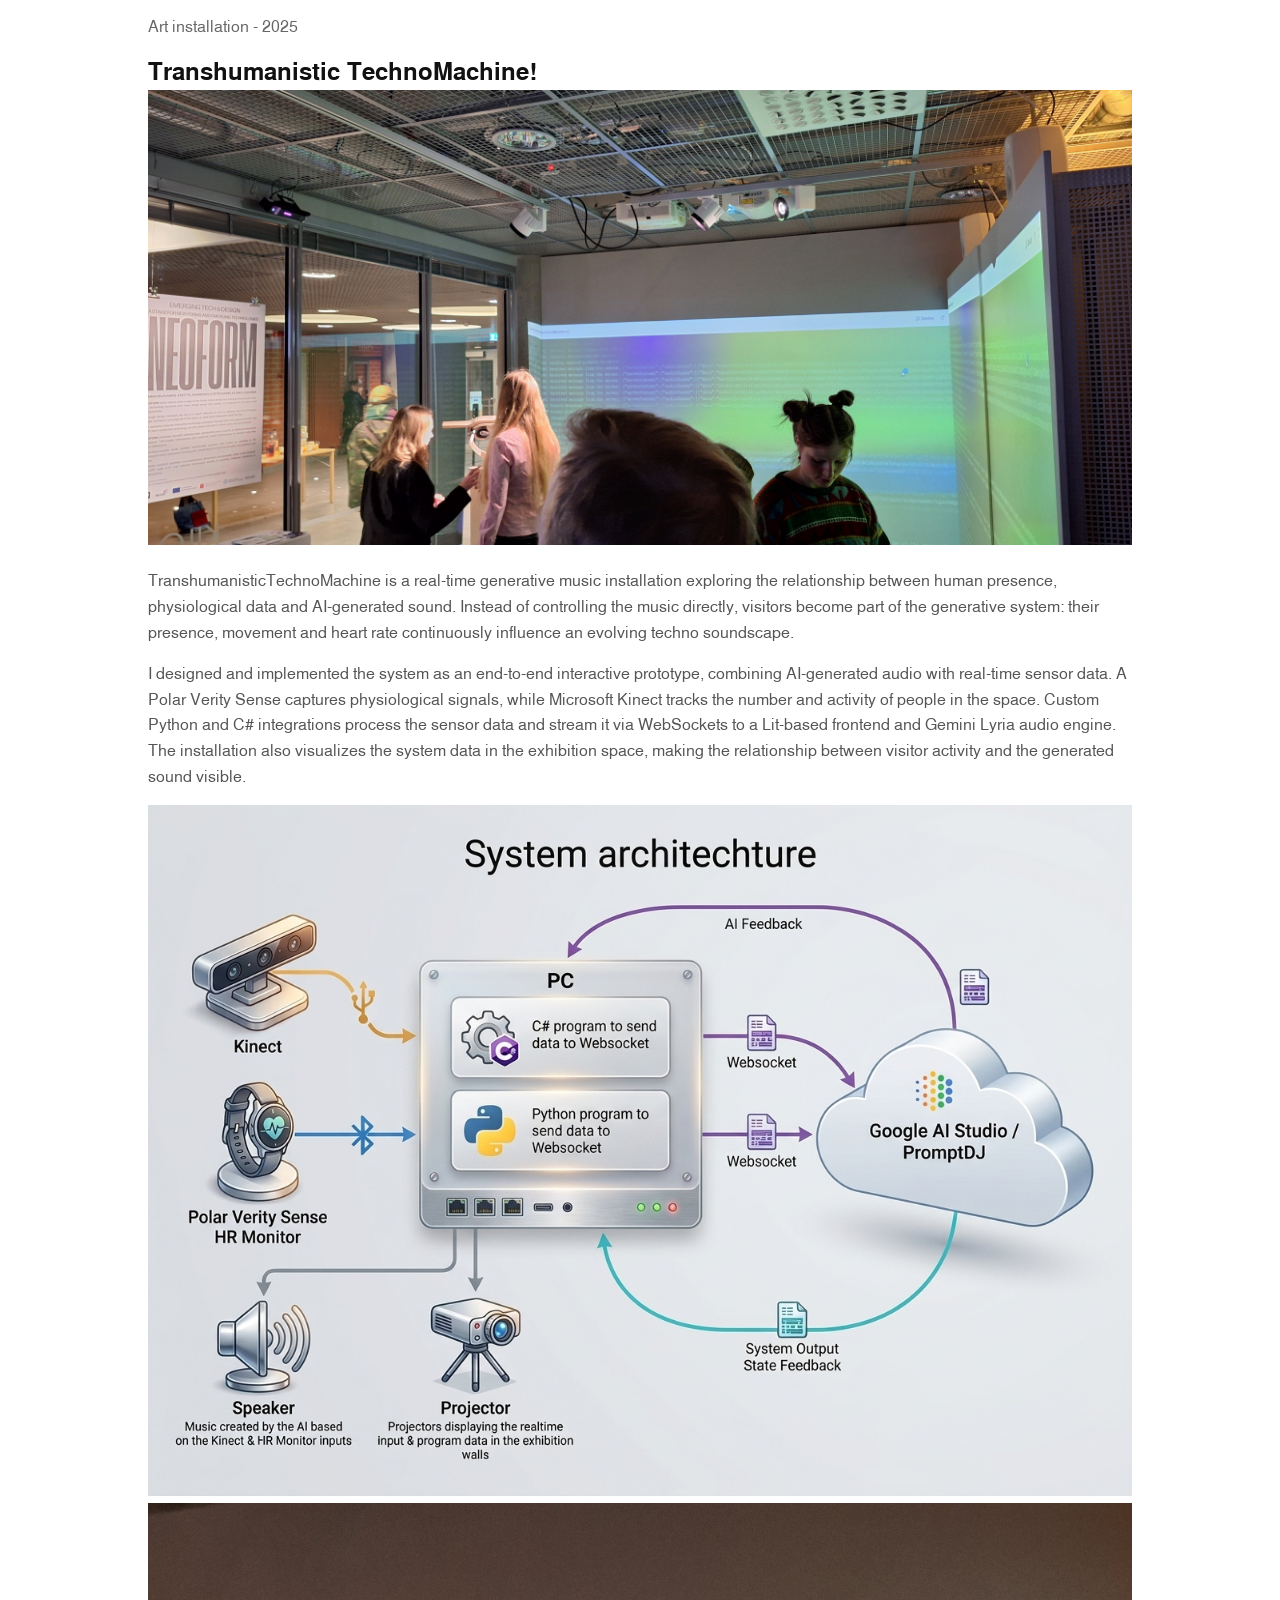
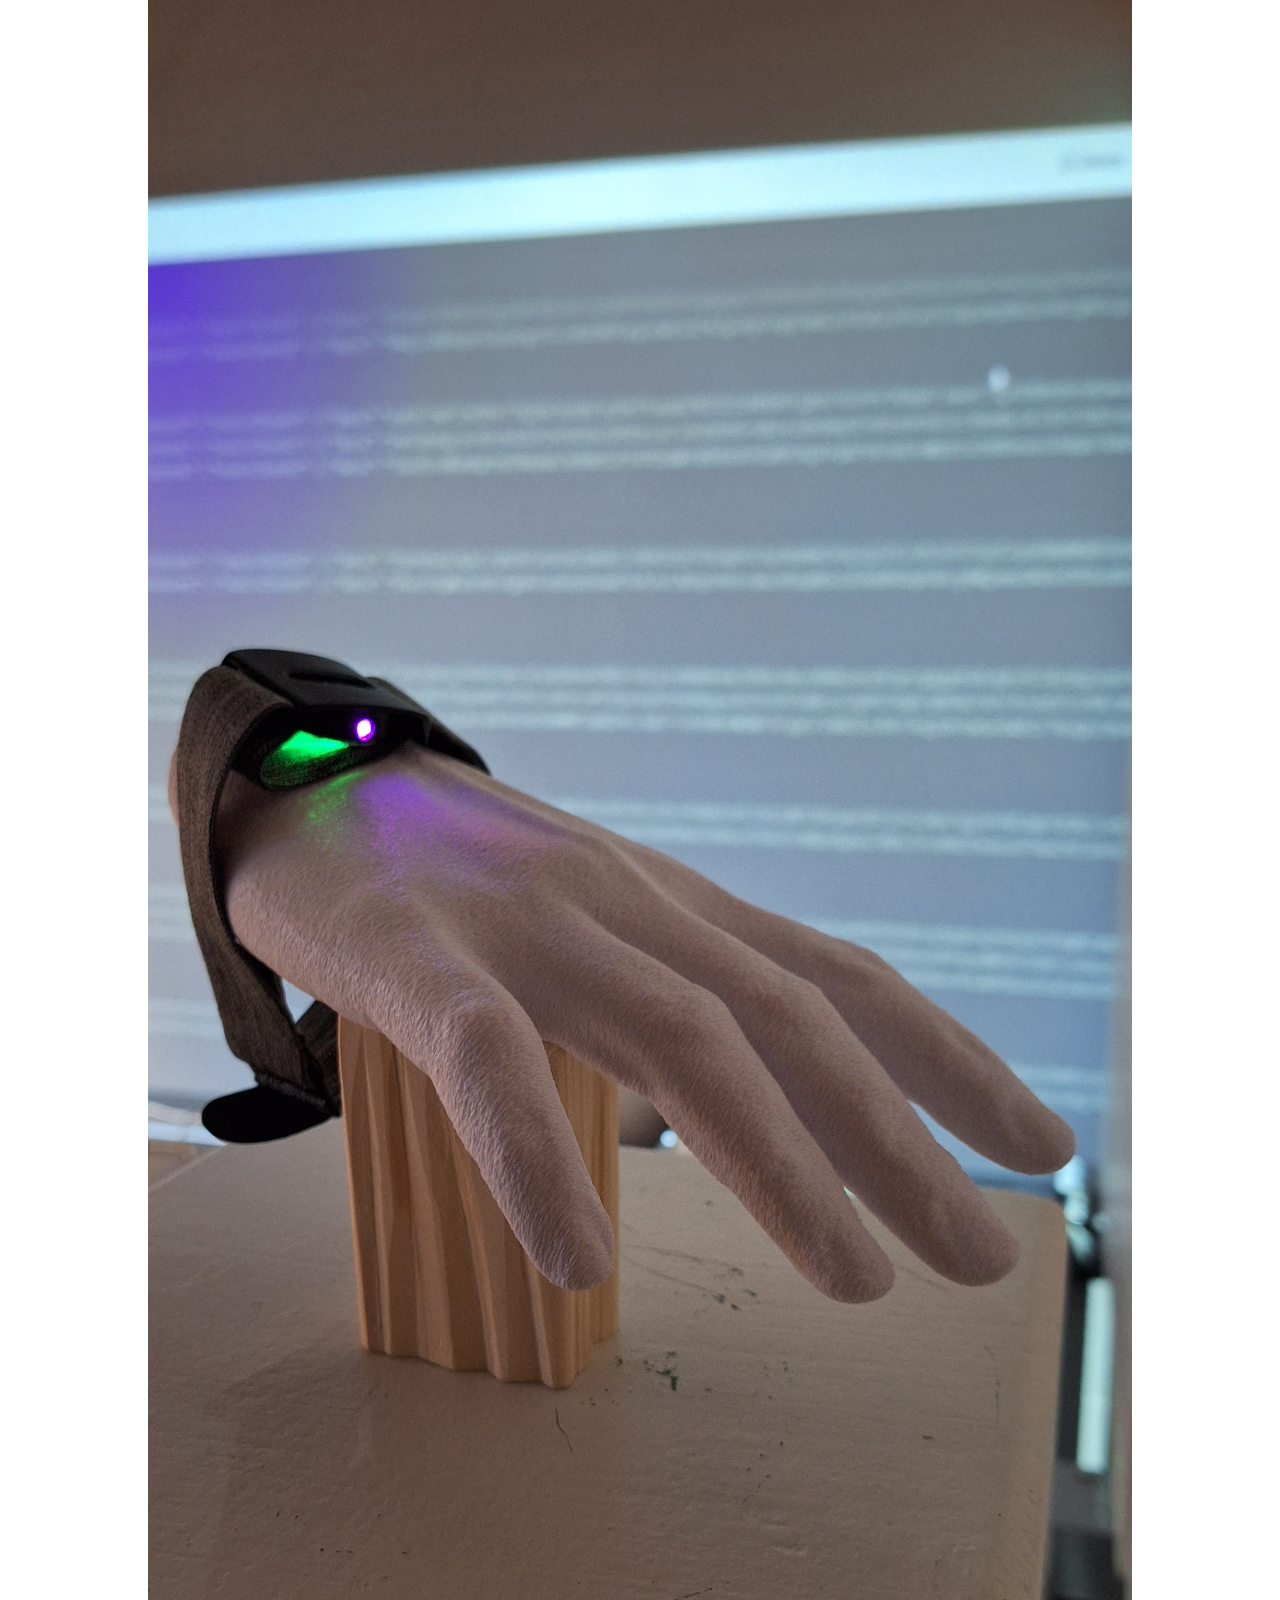
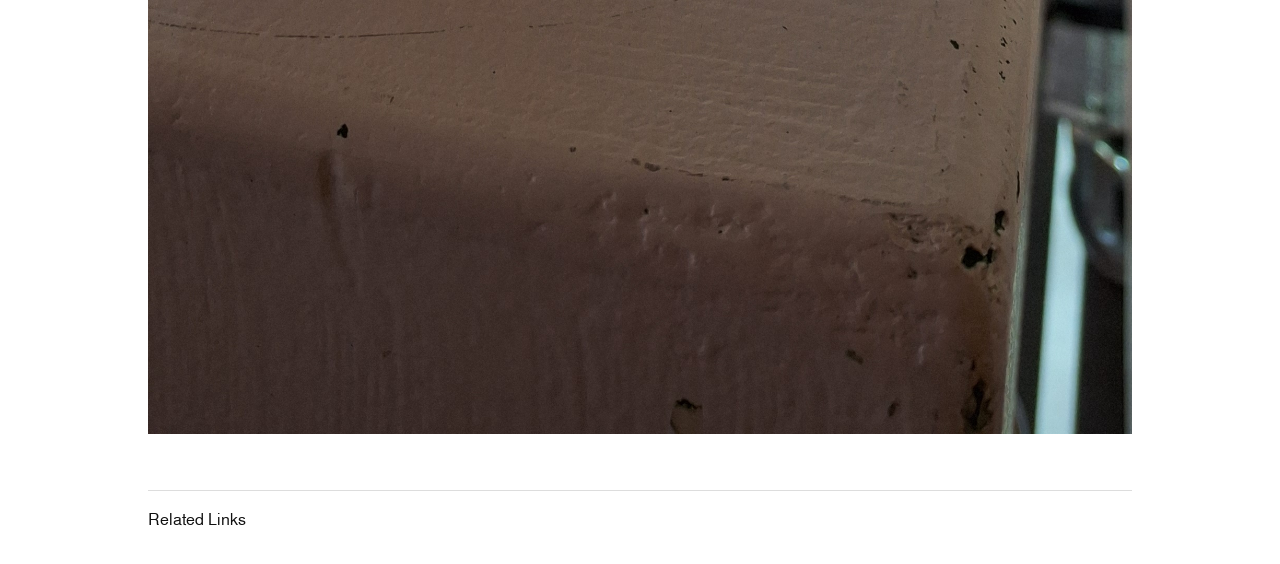
<file: projects/technomachine.html>
<!DOCTYPE html>
<html lang="en">

<head>

    <meta charset="utf-8">
    <meta name="viewport" content="width=device-width, initial-scale=1">

    <title>TranshumanisticTechnoMachine</title>

    <link rel="stylesheet" href="../style.css">

</head>

<body>

<main>

    <header>

        <p class="meta">
            Art installation - 2025
        </p>

        <h1>Transhumanistic TechnoMachine!</h1>

        <img src="../assets/images/technomachine/people.jpg" alt="Exhibition">

    </header>

    <article>

        <p>
            TranshumanisticTechnoMachine is a real-time generative music installation exploring the relationship between human presence, physiological data and AI-generated sound.
            Instead of controlling the music directly, visitors become part of the generative system: their presence, movement and heart rate continuously influence an evolving techno soundscape.
        </p>

        <p>
            I designed and implemented the system as an end-to-end interactive prototype, combining AI-generated audio with real-time sensor data.
            A Polar Verity Sense captures physiological signals, while Microsoft Kinect tracks the number and activity of people in the space.
            Custom Python and C# integrations process the sensor data and stream it via WebSockets to a Lit-based frontend and Gemini Lyria audio engine.
            The installation also visualizes the system data in the exhibition space, making the relationship between visitor activity and the generated sound visible.
        </p>

        <img src="../assets/images/technomachine/architechture.jpeg" alt="Architechture">
        <img src="../assets/images/technomachine/hand1.jpg" alt="HR Monitor">

        <h3 class="related-links">Related Links</h3>

        <footer>
            <!--
            <a href="https://github.com/LUX-Lapland-User-Experience/HapticHeadband">
                GitHub
            </a>
            -->
        </footer>

    </article>

</main>

</body>

</html>
</file>
<file: style.css>
@font-face {
    font-family: "Nimbus Sans L";
    src: url("assets/nimbus-sans-l/NimbusSanL-Regu.ttf") format("truetype");
    font-weight: 400;
    font-style: normal;
    font-display: swap;
}

@font-face {
    font-family: "Nimbus Sans L";
    src: url("assets/nimbus-sans-l/NimbusSanL-ReguItal.ttf") format("truetype");
    font-weight: 400;
    font-style: italic;
    font-display: swap;
}

@font-face {
    font-family: "Nimbus Sans L";
    src: url("assets/nimbus-sans-l/NimbusSanL-Bold.ttf") format("truetype");
    font-weight: 700;
    font-style: normal;
    font-display: swap;
}

:root {
    --color-text: #111;
    --color-bg: #fff;
    --color-meta: #666;
    --color-border: #ddd;
    --color-article-text: #555;
}

body:has(#theme-toggle:checked) {
    --color-text: #eee;
    --color-bg: #111;
    --color-meta: #999;
    --color-border: #333;
    --color-article-text: #bbb;
}

html {
    scroll-behavior: smooth;
}

*,
*::before,
*::after {
    box-sizing: border-box;
}

body {
    margin: 0;
    min-height: 100vh;

    color: var(--color-text);
    background: var(--color-bg);

    font: 400 1rem/1.6 "Nimbus Sans L", sans-serif;

    transition: color .2s ease, background .2s ease;
}

body > header,
main,
body > footer {
    max-width: 1080px;
    margin: 0 auto;

    padding-left: 48px;
    padding-right: 48px;
}

body > header {
    display: flex;
    align-items: center;
    justify-content: space-between;

    padding-top: 48px;
    padding-bottom: 24px;

    margin-bottom: 48px;
}

main {
    padding-bottom: 32px;
}

footer {
    display: flex;
    flex-wrap: wrap;
    gap: 16px;
}

body > footer {
    align-items: center;
    justify-content: space-between;

    padding-top: 24px;
    padding-bottom: 48px;
}

section,
details {
    margin-bottom: 64px;
}

details:not([open]) {
    margin-bottom: 0;
}

h1,
h2,
h3 {
    margin: 0;
}

h1 {
    font-weight: 600;
}

header h1 {
    font-size: 1.5rem;
}

h2 {
    margin-bottom: 32px;
    padding-bottom: 12px;

    border-bottom: 1px solid var(--color-border);

    font: 400 1rem "Nimbus Sans L", monospace;
}

h3 {
    font-size: 1rem;
    font-weight: 400;
}

a {
    color: inherit;
    text-decoration: none;
}

a:hover {
    text-decoration: underline;
}

img, video {
    max-width: 100%;
}

figure {
    margin: 0;
}

#about img {
    width: 200px;
    height: 200px;

    border-radius: 50%;
    object-fit: cover;
}

summary {
    cursor: pointer;
}

nav,
.meta,
footer a {
    font: 1rem "Nimbus Sans L", monospace;
}

.meta {
    color: var(--color-meta);
}

nav ul {
    margin: 0;
    padding: 0;
    list-style: none;
}

nav li + li {
    margin-top: 8px;
}

.about-content,
.projects-content {
    display: grid;
    grid-template-columns: 200px 1fr;
    gap: 32px;
}

.projects-content {
    align-items: start;
}

iframe {
    width: 100%;
    height: 600px;

    border: 1px solid var(--color-border);
    overflow: hidden;
}

.gallery {
    display: grid;
    grid-template-columns: repeat(auto-fit, minmax(220px, 1fr));
    gap: 16px;
}

article + article {
    margin-top: 48px;
}

article p {
    color: var(--color-article-text);
}

.projects-nav h3 {
    margin-bottom: 8px;
}

.projects-nav nav + nav {
    margin-top: 24px;
}

.theme-switch {
    display: inline-flex;
    align-items: center;
    justify-content: center;

    width: 32px;
    height: 32px;
    flex-shrink: 0;

    cursor: pointer;
}

.theme-switch input {
    position: absolute;

    width: 0;
    height: 0;

    opacity: 0;
}

.theme-switch::before {
    content: "◪";

    font-size: 1.25rem;
    line-height: 1;
}

.related-links {
    margin-top: 48px;
    padding-top: 16px;

    border-top: 1px solid var(--color-border);
}

@media (max-width: 900px) {

    body > header,
    main,
    body > footer {
        padding-left: 24px;
        padding-right: 24px;
    }

    .about-content,
    .projects-content {
        display: block;
    }

}
</file>
